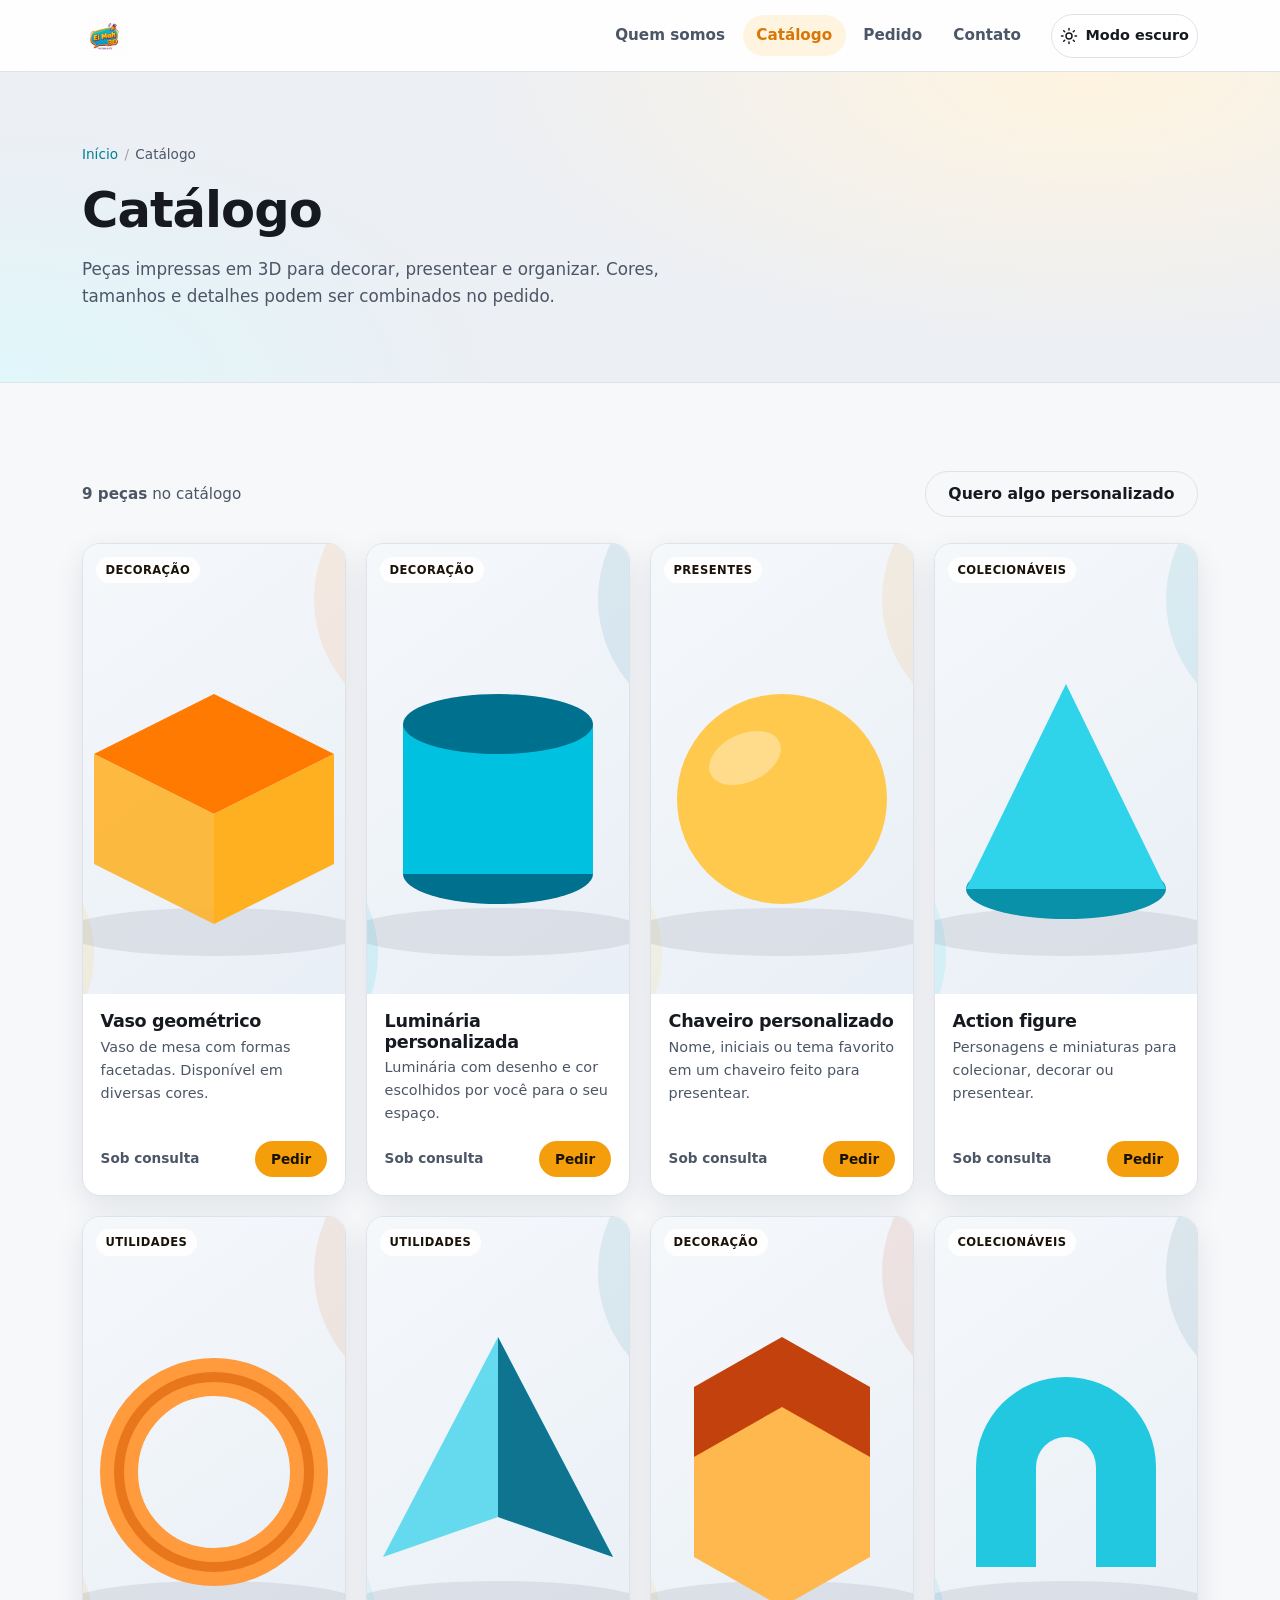
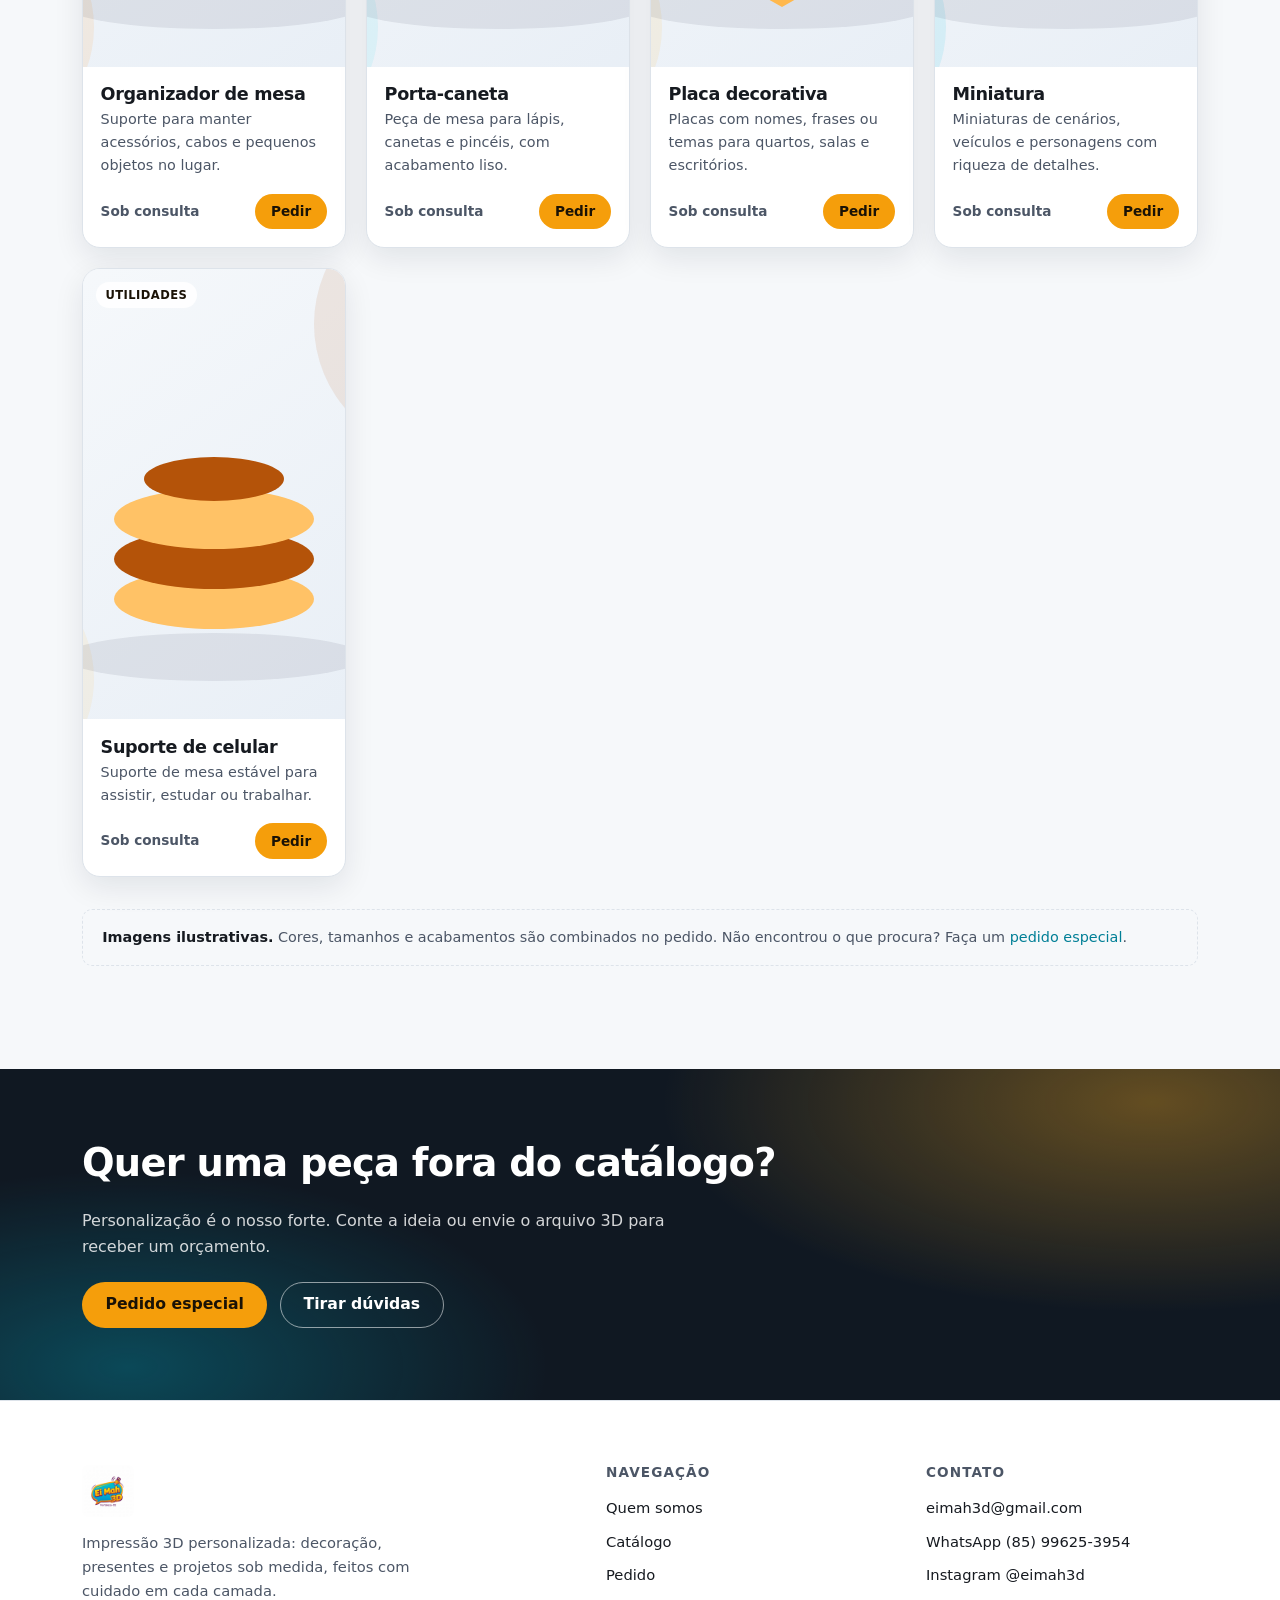
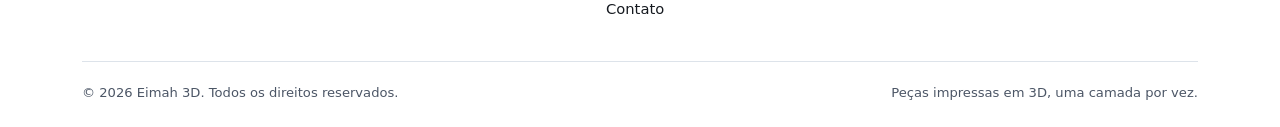
<file: catalogo.html>
<!DOCTYPE html>
<html lang="pt-BR" data-theme="light">
<head>
  <meta charset="UTF-8">
  <meta name="viewport" content="width=device-width, initial-scale=1">
  <title>Catálogo — Eimah 3D</title>
  <meta name="description" content="Catálogo de peças impressas em 3D pela Eimah 3D: decoração, presentes, colecionáveis e utilidades personalizáveis.">
  <link rel="icon" href="assets/logo.jpg" type="image/jpeg">
  <link rel="stylesheet" href="css/styles.css">
  <script>
    (function () {
      var saved = null;
      try { saved = localStorage.getItem('eimah-theme'); } catch (error) {}
      var prefersDark = window.matchMedia && window.matchMedia('(prefers-color-scheme: dark)').matches;
      document.documentElement.setAttribute('data-theme', saved || (prefersDark ? 'dark' : 'light'));
    })();
  </script>
</head>
<body>
  <a class="skip-link" href="#conteudo">Pular para o conteúdo</a>

  <header class="site-header">
    <div class="container header-inner">
      <a class="brand" href="index.html" aria-label="Eimah 3D — página inicial">
        <img src="assets/logo.jpg" alt="Logomarca Eimah 3D" width="46" height="46">
      </a>

      <nav class="site-nav" id="menu-principal" data-nav aria-label="Menu principal">
        <ul>
          <li><a href="quem-somos.html">Quem somos</a></li>
          <li><a href="catalogo.html" aria-current="page">Catálogo</a></li>
          <li><a href="pedido.html">Pedido</a></li>
          <li><a href="contato.html">Contato</a></li>
        </ul>
      </nav>

      <button class="theme-toggle" type="button" data-theme-toggle aria-pressed="false" aria-label="Ativar modo escuro" title="Ativar modo escuro">
        <svg class="icon-sun" width="18" height="18" viewBox="0 0 24 24" fill="none" stroke="currentColor" stroke-width="2" stroke-linecap="round" aria-hidden="true">
          <circle cx="12" cy="12" r="4"></circle>
          <path d="M12 2v2M12 20v2M4.9 4.9l1.4 1.4M17.7 17.7l1.4 1.4M2 12h2M20 12h2M4.9 19.1l1.4-1.4M17.7 6.3l1.4-1.4"></path>
        </svg>
        <svg class="icon-moon" width="18" height="18" viewBox="0 0 24 24" fill="none" stroke="currentColor" stroke-width="2" stroke-linecap="round" stroke-linejoin="round" aria-hidden="true">
          <path d="M21 12.8A9 9 0 1 1 11.2 3a7 7 0 0 0 9.8 9.8z"></path>
        </svg>
        <span class="theme-label" data-theme-label>Modo escuro</span>
      </button>

      <button class="nav-toggle" type="button" data-nav-toggle aria-expanded="false" aria-controls="menu-principal" aria-label="Abrir menu">
        <span class="bar"></span>
        <span class="bar"></span>
        <span class="bar"></span>
      </button>
    </div>
  </header>

  <main id="conteudo">
    <section class="page-hero">
      <div class="container">
        <nav class="breadcrumb" aria-label="Você está aqui">
          <ol>
            <li><a href="index.html">Início</a></li>
            <li aria-current="page">Catálogo</li>
          </ol>
        </nav>
        <h1>Catálogo</h1>
        <p>Peças impressas em 3D para decorar, presentear e organizar. Cores, tamanhos e detalhes podem ser combinados no pedido.</p>
      </div>
    </section>

    <section class="section">
      <div class="container">
        <!-- Catálogo provisório: substituir nomes, descrições e imagens pelos
             produtos reais publicados em https://www.instagram.com/eimah3d -->
        <div class="catalog-toolbar">
          <p class="catalog-count"><strong>9 peças</strong> no catálogo</p>
          <a class="btn btn--outline" href="pedido.html">Quero algo personalizado</a>
        </div>

        <div class="product-grid">
          <article class="product-card">
            <div class="product-media">
              <span class="product-tag">Decoração</span>
              <img src="assets/img/produto-1.svg" alt="Vaso geométrico impresso em 3D" width="600" height="450" loading="lazy">
            </div>
            <div class="product-body">
              <h2>Vaso geométrico</h2>
              <p class="product-desc">Vaso de mesa com formas facetadas. Disponível em diversas cores.</p>
              <div class="product-footer">
                <span class="product-price">Sob consulta</span>
                <a class="btn btn--primary" href="https://wa.me/5585996253954?text=Ol%C3%A1%21%20Tenho%20interesse%20no%20produto%3A%20Vaso%20geom%C3%A9trico" target="_blank" rel="noopener noreferrer">Pedir</a>
              </div>
            </div>
          </article>

          <article class="product-card">
            <div class="product-media">
              <span class="product-tag">Decoração</span>
              <img src="assets/img/produto-2.svg" alt="Luminária personalizada impressa em 3D" width="600" height="450" loading="lazy">
            </div>
            <div class="product-body">
              <h2>Luminária personalizada</h2>
              <p class="product-desc">Luminária com desenho e cor escolhidos por você para o seu espaço.</p>
              <div class="product-footer">
                <span class="product-price">Sob consulta</span>
                <a class="btn btn--primary" href="https://wa.me/5585996253954?text=Ol%C3%A1%21%20Tenho%20interesse%20no%20produto%3A%20Lumin%C3%A1ria%20personalizada" target="_blank" rel="noopener noreferrer">Pedir</a>
              </div>
            </div>
          </article>

          <article class="product-card">
            <div class="product-media">
              <span class="product-tag">Presentes</span>
              <img src="assets/img/produto-3.svg" alt="Chaveiro personalizado impresso em 3D" width="600" height="450" loading="lazy">
            </div>
            <div class="product-body">
              <h2>Chaveiro personalizado</h2>
              <p class="product-desc">Nome, iniciais ou tema favorito em um chaveiro feito para presentear.</p>
              <div class="product-footer">
                <span class="product-price">Sob consulta</span>
                <a class="btn btn--primary" href="https://wa.me/5585996253954?text=Ol%C3%A1%21%20Tenho%20interesse%20no%20produto%3A%20Chaveiro%20personalizado" target="_blank" rel="noopener noreferrer">Pedir</a>
              </div>
            </div>
          </article>

          <article class="product-card">
            <div class="product-media">
              <span class="product-tag">Colecionáveis</span>
              <img src="assets/img/produto-4.svg" alt="Action figure impressa em 3D" width="600" height="450" loading="lazy">
            </div>
            <div class="product-body">
              <h2>Action figure</h2>
              <p class="product-desc">Personagens e miniaturas para colecionar, decorar ou presentear.</p>
              <div class="product-footer">
                <span class="product-price">Sob consulta</span>
                <a class="btn btn--primary" href="https://wa.me/5585996253954?text=Ol%C3%A1%21%20Tenho%20interesse%20no%20produto%3A%20Action%20figure" target="_blank" rel="noopener noreferrer">Pedir</a>
              </div>
            </div>
          </article>

          <article class="product-card">
            <div class="product-media">
              <span class="product-tag">Utilidades</span>
              <img src="assets/img/produto-5.svg" alt="Organizador de mesa impresso em 3D" width="600" height="450" loading="lazy">
            </div>
            <div class="product-body">
              <h2>Organizador de mesa</h2>
              <p class="product-desc">Suporte para manter acessórios, cabos e pequenos objetos no lugar.</p>
              <div class="product-footer">
                <span class="product-price">Sob consulta</span>
                <a class="btn btn--primary" href="https://wa.me/5585996253954?text=Ol%C3%A1%21%20Tenho%20interesse%20no%20produto%3A%20Organizador%20de%20mesa" target="_blank" rel="noopener noreferrer">Pedir</a>
              </div>
            </div>
          </article>

          <article class="product-card">
            <div class="product-media">
              <span class="product-tag">Utilidades</span>
              <img src="assets/img/produto-6.svg" alt="Porta-caneta impresso em 3D" width="600" height="450" loading="lazy">
            </div>
            <div class="product-body">
              <h2>Porta-caneta</h2>
              <p class="product-desc">Peça de mesa para lápis, canetas e pincéis, com acabamento liso.</p>
              <div class="product-footer">
                <span class="product-price">Sob consulta</span>
                <a class="btn btn--primary" href="https://wa.me/5585996253954?text=Ol%C3%A1%21%20Tenho%20interesse%20no%20produto%3A%20Porta-caneta" target="_blank" rel="noopener noreferrer">Pedir</a>
              </div>
            </div>
          </article>

          <article class="product-card">
            <div class="product-media">
              <span class="product-tag">Decoração</span>
              <img src="assets/img/produto-7.svg" alt="Placa decorativa impressa em 3D" width="600" height="450" loading="lazy">
            </div>
            <div class="product-body">
              <h2>Placa decorativa</h2>
              <p class="product-desc">Placas com nomes, frases ou temas para quartos, salas e escritórios.</p>
              <div class="product-footer">
                <span class="product-price">Sob consulta</span>
                <a class="btn btn--primary" href="https://wa.me/5585996253954?text=Ol%C3%A1%21%20Tenho%20interesse%20no%20produto%3A%20Placa%20decorativa" target="_blank" rel="noopener noreferrer">Pedir</a>
              </div>
            </div>
          </article>

          <article class="product-card">
            <div class="product-media">
              <span class="product-tag">Colecionáveis</span>
              <img src="assets/img/produto-8.svg" alt="Miniatura impressa em 3D" width="600" height="450" loading="lazy">
            </div>
            <div class="product-body">
              <h2>Miniatura</h2>
              <p class="product-desc">Miniaturas de cenários, veículos e personagens com riqueza de detalhes.</p>
              <div class="product-footer">
                <span class="product-price">Sob consulta</span>
                <a class="btn btn--primary" href="https://wa.me/5585996253954?text=Ol%C3%A1%21%20Tenho%20interesse%20no%20produto%3A%20Miniatura" target="_blank" rel="noopener noreferrer">Pedir</a>
              </div>
            </div>
          </article>

          <article class="product-card">
            <div class="product-media">
              <span class="product-tag">Utilidades</span>
              <img src="assets/img/produto-9.svg" alt="Suporte de celular impresso em 3D" width="600" height="450" loading="lazy">
            </div>
            <div class="product-body">
              <h2>Suporte de celular</h2>
              <p class="product-desc">Suporte de mesa estável para assistir, estudar ou trabalhar.</p>
              <div class="product-footer">
                <span class="product-price">Sob consulta</span>
                <a class="btn btn--primary" href="https://wa.me/5585996253954?text=Ol%C3%A1%21%20Tenho%20interesse%20no%20produto%3A%20Suporte%20de%20celular" target="_blank" rel="noopener noreferrer">Pedir</a>
              </div>
            </div>
          </article>
        </div>

        <p class="catalog-note">
          <strong>Imagens ilustrativas.</strong> Cores, tamanhos e acabamentos são combinados no pedido. Não encontrou o que procura? Faça um <a href="pedido.html">pedido especial</a>.
        </p>
      </div>
    </section>

    <section class="cta-band" aria-labelledby="cta-titulo">
      <div class="container">
        <h2 id="cta-titulo">Quer uma peça fora do catálogo?</h2>
        <p>Personalização é o nosso forte. Conte a ideia ou envie o arquivo 3D para receber um orçamento.</p>
        <div class="cta-actions">
          <a class="btn btn--primary" href="pedido.html">Pedido especial</a>
          <a class="btn btn--ghost-light" href="contato.html">Tirar dúvidas</a>
        </div>
      </div>
    </section>
  </main>

  <footer class="site-footer">
    <div class="container">
      <div class="footer-grid">
        <div class="footer-brand">
          <img src="assets/logo.jpg" alt="Logomarca Eimah 3D" width="52" height="52">
          <p>Impressão 3D personalizada: decoração, presentes e projetos sob medida, feitos com cuidado em cada camada.</p>
        </div>

        <div class="footer-col">
          <h3>Navegação</h3>
          <ul>
            <li><a href="quem-somos.html">Quem somos</a></li>
            <li><a href="catalogo.html">Catálogo</a></li>
            <li><a href="pedido.html">Pedido</a></li>
            <li><a href="contato.html">Contato</a></li>
          </ul>
        </div>

        <div class="footer-col">
          <h3>Contato</h3>
          <ul>
            <li><a href="mailto:eimah3d@gmail.com">eimah3d@gmail.com</a></li>
            <li><a href="https://wa.me/5585996253954" target="_blank" rel="noopener noreferrer">WhatsApp (85) 99625-3954</a></li>
            <li><a href="https://www.instagram.com/eimah3d" target="_blank" rel="noopener noreferrer">Instagram @eimah3d</a></li>
          </ul>
        </div>
      </div>

      <div class="footer-bottom">
        <p>© <span data-year>2026</span> Eimah 3D. Todos os direitos reservados.</p>
        <p>Peças impressas em 3D, uma camada por vez.</p>
      </div>
    </div>
  </footer>

  <script src="js/main.js" defer></script>
</body>
</html>
</file>
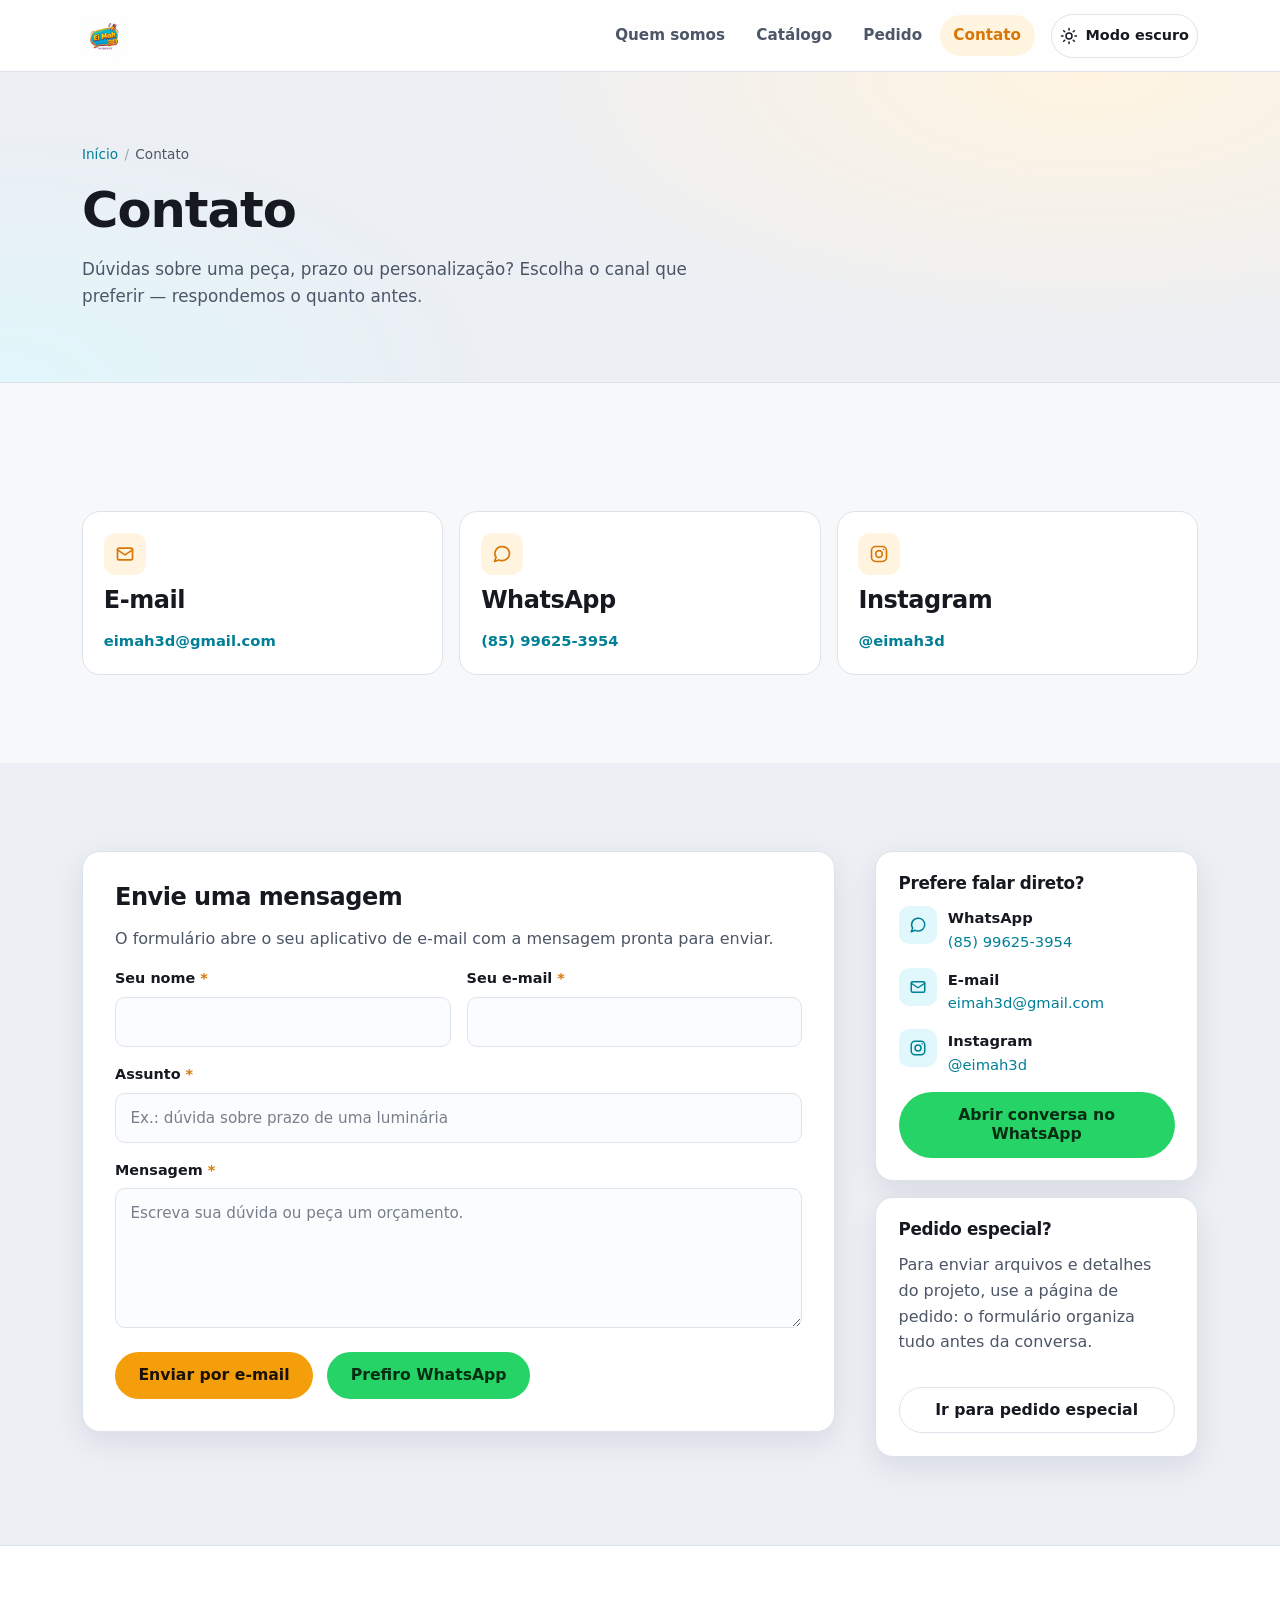
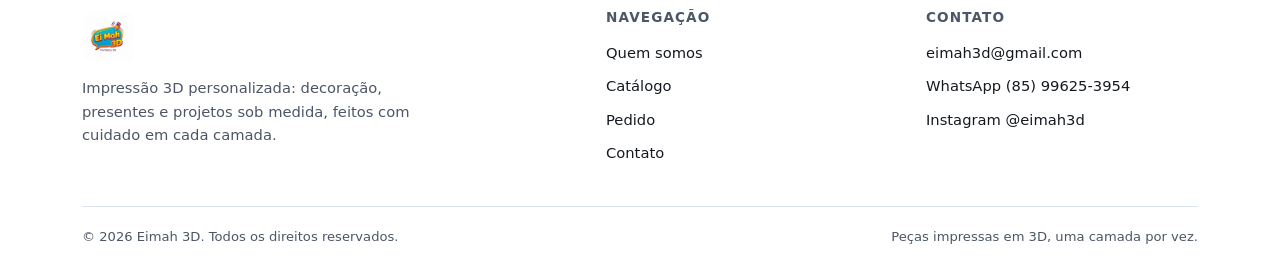
<file: contato.html>
<!DOCTYPE html>
<html lang="pt-BR" data-theme="light">
<head>
  <meta charset="UTF-8">
  <meta name="viewport" content="width=device-width, initial-scale=1">
  <title>Contato — Eimah 3D</title>
  <meta name="description" content="Fale com a Eimah 3D por e-mail, WhatsApp ou Instagram. Tire dúvidas sobre peças, prazos e pedidos personalizados.">
  <link rel="icon" href="assets/logo.jpg" type="image/jpeg">
  <link rel="stylesheet" href="css/styles.css">
  <script>
    (function () {
      var saved = null;
      try { saved = localStorage.getItem('eimah-theme'); } catch (error) {}
      var prefersDark = window.matchMedia && window.matchMedia('(prefers-color-scheme: dark)').matches;
      document.documentElement.setAttribute('data-theme', saved || (prefersDark ? 'dark' : 'light'));
    })();
  </script>
</head>
<body>
  <a class="skip-link" href="#conteudo">Pular para o conteúdo</a>

  <header class="site-header">
    <div class="container header-inner">
      <a class="brand" href="index.html" aria-label="Eimah 3D — página inicial">
        <img src="assets/logo.jpg" alt="Logomarca Eimah 3D" width="46" height="46">
      </a>

      <nav class="site-nav" id="menu-principal" data-nav aria-label="Menu principal">
        <ul>
          <li><a href="quem-somos.html">Quem somos</a></li>
          <li><a href="catalogo.html">Catálogo</a></li>
          <li><a href="pedido.html">Pedido</a></li>
          <li><a href="contato.html" aria-current="page">Contato</a></li>
        </ul>
      </nav>

      <button class="theme-toggle" type="button" data-theme-toggle aria-pressed="false" aria-label="Ativar modo escuro" title="Ativar modo escuro">
        <svg class="icon-sun" width="18" height="18" viewBox="0 0 24 24" fill="none" stroke="currentColor" stroke-width="2" stroke-linecap="round" aria-hidden="true">
          <circle cx="12" cy="12" r="4"></circle>
          <path d="M12 2v2M12 20v2M4.9 4.9l1.4 1.4M17.7 17.7l1.4 1.4M2 12h2M20 12h2M4.9 19.1l1.4-1.4M17.7 6.3l1.4-1.4"></path>
        </svg>
        <svg class="icon-moon" width="18" height="18" viewBox="0 0 24 24" fill="none" stroke="currentColor" stroke-width="2" stroke-linecap="round" stroke-linejoin="round" aria-hidden="true">
          <path d="M21 12.8A9 9 0 1 1 11.2 3a7 7 0 0 0 9.8 9.8z"></path>
        </svg>
        <span class="theme-label" data-theme-label>Modo escuro</span>
      </button>

      <button class="nav-toggle" type="button" data-nav-toggle aria-expanded="false" aria-controls="menu-principal" aria-label="Abrir menu">
        <span class="bar"></span>
        <span class="bar"></span>
        <span class="bar"></span>
      </button>
    </div>
  </header>

  <main id="conteudo">
    <section class="page-hero">
      <div class="container">
        <nav class="breadcrumb" aria-label="Você está aqui">
          <ol>
            <li><a href="index.html">Início</a></li>
            <li aria-current="page">Contato</li>
          </ol>
        </nav>
        <h1>Contato</h1>
        <p>Dúvidas sobre uma peça, prazo ou personalização? Escolha o canal que preferir — respondemos o quanto antes.</p>
      </div>
    </section>

    <section class="section">
      <div class="container">
        <div class="contact-list">
          <article class="contact-card">
            <span class="icon-box" aria-hidden="true">
              <svg width="20" height="20" viewBox="0 0 24 24" fill="none" stroke="currentColor" stroke-width="2" stroke-linecap="round" stroke-linejoin="round">
                <rect x="3" y="5" width="18" height="14" rx="2"></rect>
                <path d="M3 7l9 6 9-6"></path>
              </svg>
            </span>
            <h2>E-mail</h2>
            <p><a href="mailto:eimah3d@gmail.com">eimah3d@gmail.com</a></p>
          </article>

          <article class="contact-card">
            <span class="icon-box" aria-hidden="true">
              <svg width="20" height="20" viewBox="0 0 24 24" fill="none" stroke="currentColor" stroke-width="2" stroke-linecap="round" stroke-linejoin="round">
                <path d="M21 11.5a8.4 8.4 0 0 1-9 8.4 9.5 9.5 0 0 1-3.8-.8L3 21l1.9-4.9A8.4 8.4 0 0 1 12 3.1a8.4 8.4 0 0 1 9 8.4z"></path>
              </svg>
            </span>
            <h2>WhatsApp</h2>
            <p><a href="https://wa.me/5585996253954" target="_blank" rel="noopener noreferrer">(85) 99625-3954</a></p>
          </article>

          <article class="contact-card">
            <span class="icon-box" aria-hidden="true">
              <svg width="20" height="20" viewBox="0 0 24 24" fill="none" stroke="currentColor" stroke-width="2" aria-hidden="true">
                <rect x="3" y="3" width="18" height="18" rx="5"></rect>
                <circle cx="12" cy="12" r="4"></circle>
                <circle cx="17.5" cy="6.5" r="1" fill="currentColor" stroke="none"></circle>
              </svg>
            </span>
            <h2>Instagram</h2>
            <p><a href="https://www.instagram.com/eimah3d" target="_blank" rel="noopener noreferrer">@eimah3d</a></p>
          </article>
        </div>
      </div>
    </section>

    <section class="section section--alt">
      <div class="container">
        <div class="form-layout">
          <form class="form-card" data-contact-form novalidate>
            <h2>Envie uma mensagem</h2>
            <p class="muted">O formulário abre o seu aplicativo de e-mail com a mensagem pronta para enviar.</p>

            <div class="form-grid">
              <div class="field">
                <label for="contato-nome">Seu nome <span class="req" aria-hidden="true">*</span></label>
                <input type="text" id="contato-nome" name="nome" autocomplete="name" required>
              </div>

              <div class="field">
                <label for="contato-email">Seu e-mail <span class="req" aria-hidden="true">*</span></label>
                <input type="email" id="contato-email" name="email" autocomplete="email" required>
              </div>

              <div class="field field--full">
                <label for="contato-assunto">Assunto <span class="req" aria-hidden="true">*</span></label>
                <input type="text" id="contato-assunto" name="assunto" required placeholder="Ex.: dúvida sobre prazo de uma luminária">
              </div>

              <div class="field field--full">
                <label for="contato-mensagem">Mensagem <span class="req" aria-hidden="true">*</span></label>
                <textarea id="contato-mensagem" name="mensagem" required placeholder="Escreva sua dúvida ou peça um orçamento."></textarea>
              </div>
            </div>

            <div class="form-actions">
              <button class="btn btn--primary" type="submit">Enviar por e-mail</button>
              <a class="btn btn--whatsapp" href="https://wa.me/5585996253954" target="_blank" rel="noopener noreferrer">Prefiro WhatsApp</a>
            </div>

            <div class="form-status" data-form-status role="status" aria-live="polite"></div>

            <noscript>
              <p class="form-note">Ative o JavaScript ou escreva direto para <a href="mailto:eimah3d@gmail.com">eimah3d@gmail.com</a>.</p>
            </noscript>
          </form>

          <aside aria-label="Outros canais de contato">
            <div class="aside-card">
              <h2>Prefere falar direto?</h2>
              <ul class="aside-list">
                <li>
                  <span class="icon-box" aria-hidden="true">
                    <svg width="18" height="18" viewBox="0 0 24 24" fill="none" stroke="currentColor" stroke-width="2" stroke-linecap="round" stroke-linejoin="round">
                      <path d="M21 11.5a8.4 8.4 0 0 1-9 8.4 9.5 9.5 0 0 1-3.8-.8L3 21l1.9-4.9A8.4 8.4 0 0 1 12 3.1a8.4 8.4 0 0 1 9 8.4z"></path>
                    </svg>
                  </span>
                  <span><strong>WhatsApp</strong><a href="https://wa.me/5585996253954" target="_blank" rel="noopener noreferrer">(85) 99625-3954</a></span>
                </li>
                <li>
                  <span class="icon-box" aria-hidden="true">
                    <svg width="18" height="18" viewBox="0 0 24 24" fill="none" stroke="currentColor" stroke-width="2" stroke-linecap="round" stroke-linejoin="round">
                      <rect x="3" y="5" width="18" height="14" rx="2"></rect>
                      <path d="M3 7l9 6 9-6"></path>
                    </svg>
                  </span>
                  <span><strong>E-mail</strong><a href="mailto:eimah3d@gmail.com">eimah3d@gmail.com</a></span>
                </li>
                <li>
                  <span class="icon-box" aria-hidden="true">
                    <svg width="18" height="18" viewBox="0 0 24 24" fill="none" stroke="currentColor" stroke-width="2" aria-hidden="true">
                      <rect x="3" y="3" width="18" height="18" rx="5"></rect>
                      <circle cx="12" cy="12" r="4"></circle>
                      <circle cx="17.5" cy="6.5" r="1" fill="currentColor" stroke="none"></circle>
                    </svg>
                  </span>
                  <span><strong>Instagram</strong><a href="https://www.instagram.com/eimah3d" target="_blank" rel="noopener noreferrer">@eimah3d</a></span>
                </li>
              </ul>
              <a class="btn btn--whatsapp btn--block" href="https://wa.me/5585996253954" target="_blank" rel="noopener noreferrer">Abrir conversa no WhatsApp</a>
            </div>

            <div class="aside-card">
              <h3>Pedido especial?</h3>
              <p class="muted">Para enviar arquivos e detalhes do projeto, use a página de pedido: o formulário organiza tudo antes da conversa.</p>
              <a class="btn btn--outline btn--block" href="pedido.html">Ir para pedido especial</a>
            </div>
          </aside>
        </div>
      </div>
    </section>
  </main>

  <footer class="site-footer">
    <div class="container">
      <div class="footer-grid">
        <div class="footer-brand">
          <img src="assets/logo.jpg" alt="Logomarca Eimah 3D" width="52" height="52">
          <p>Impressão 3D personalizada: decoração, presentes e projetos sob medida, feitos com cuidado em cada camada.</p>
        </div>

        <div class="footer-col">
          <h3>Navegação</h3>
          <ul>
            <li><a href="quem-somos.html">Quem somos</a></li>
            <li><a href="catalogo.html">Catálogo</a></li>
            <li><a href="pedido.html">Pedido</a></li>
            <li><a href="contato.html">Contato</a></li>
          </ul>
        </div>

        <div class="footer-col">
          <h3>Contato</h3>
          <ul>
            <li><a href="mailto:eimah3d@gmail.com">eimah3d@gmail.com</a></li>
            <li><a href="https://wa.me/5585996253954" target="_blank" rel="noopener noreferrer">WhatsApp (85) 99625-3954</a></li>
            <li><a href="https://www.instagram.com/eimah3d" target="_blank" rel="noopener noreferrer">Instagram @eimah3d</a></li>
          </ul>
        </div>
      </div>

      <div class="footer-bottom">
        <p>© <span data-year>2026</span> Eimah 3D. Todos os direitos reservados.</p>
        <p>Peças impressas em 3D, uma camada por vez.</p>
      </div>
    </div>
  </footer>

  <script src="js/main.js" defer></script>
</body>
</html>
</file>
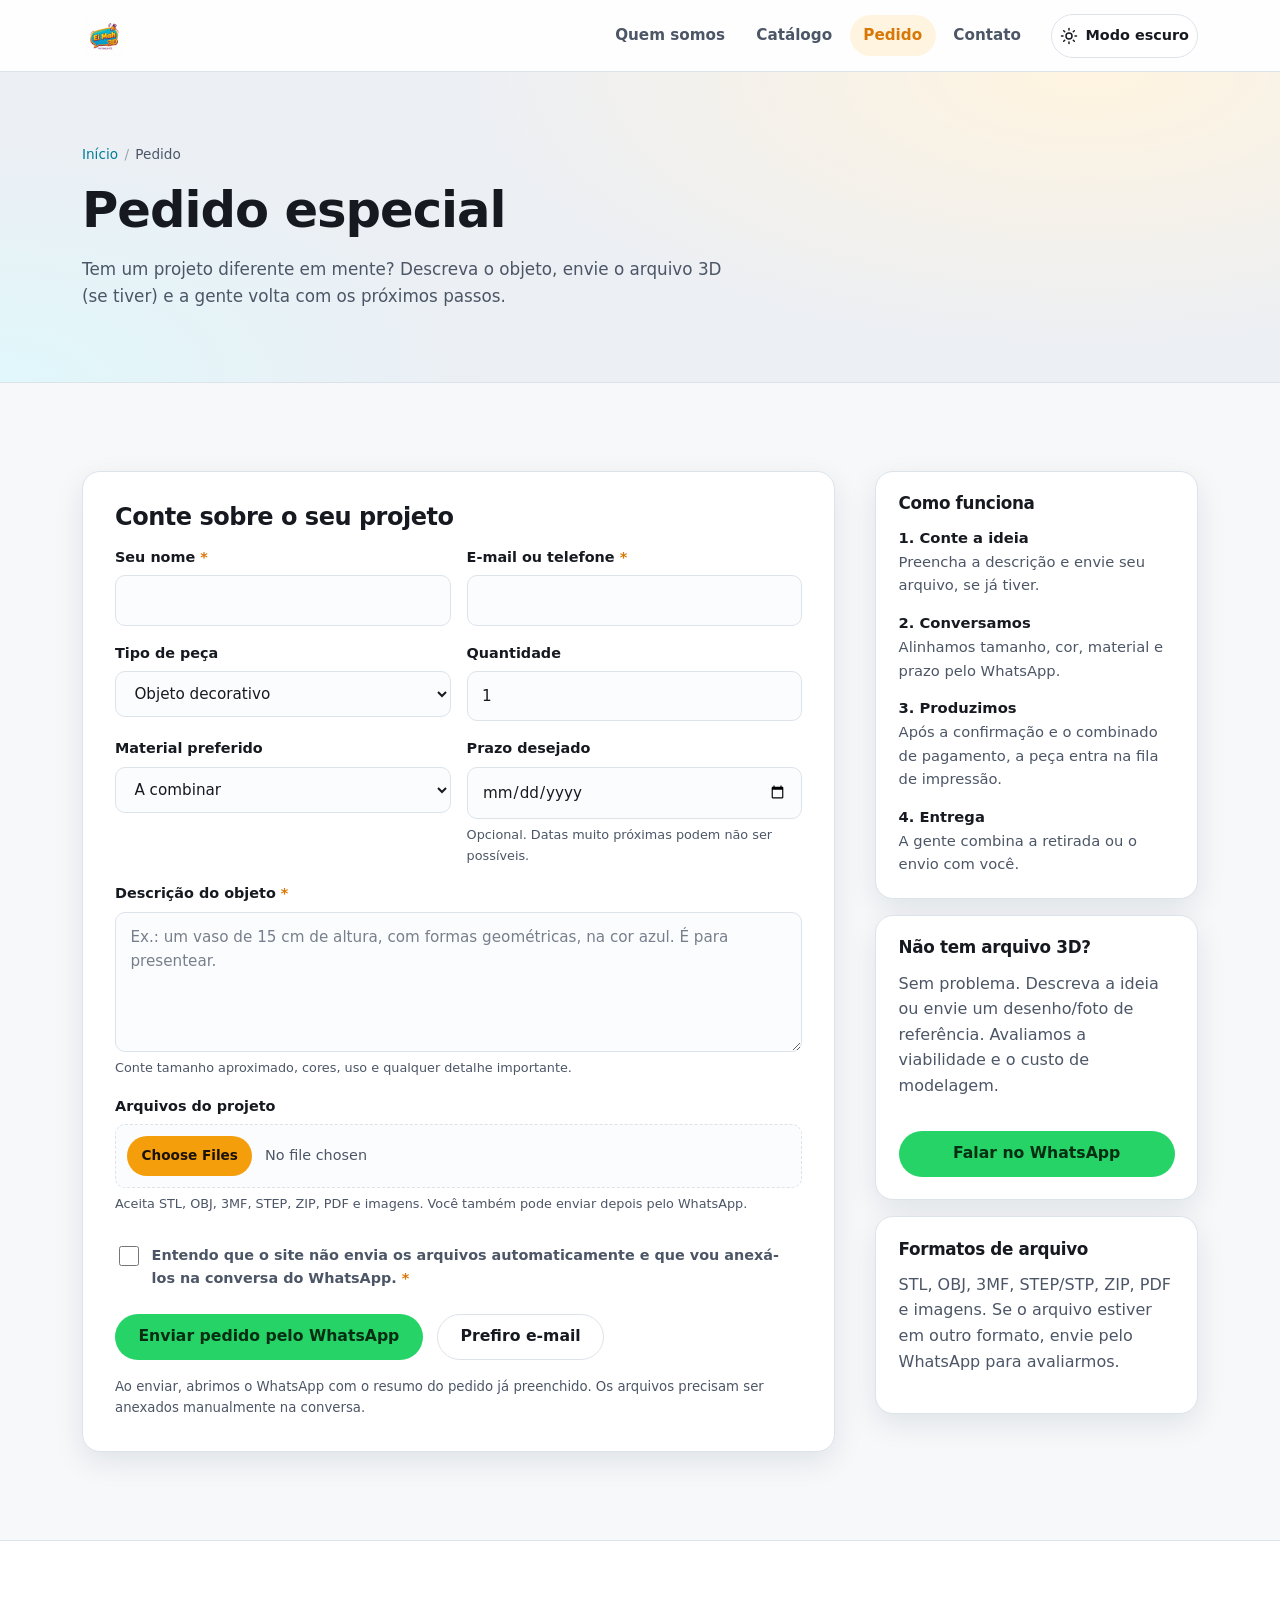
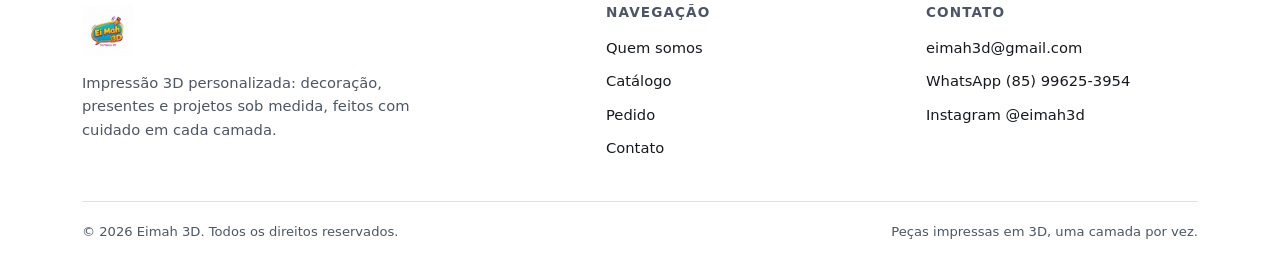
<file: pedido.html>
<!DOCTYPE html>
<html lang="pt-BR" data-theme="light">
<head>
  <meta charset="UTF-8">
  <meta name="viewport" content="width=device-width, initial-scale=1">
  <title>Pedido especial — Eimah 3D</title>
  <meta name="description" content="Peça um projeto especial em impressão 3D: envie seu arquivo e descreva o objeto que você quer criar.">
  <link rel="icon" href="assets/logo.jpg" type="image/jpeg">
  <link rel="stylesheet" href="css/styles.css">
  <script>
    (function () {
      var saved = null;
      try { saved = localStorage.getItem('eimah-theme'); } catch (error) {}
      var prefersDark = window.matchMedia && window.matchMedia('(prefers-color-scheme: dark)').matches;
      document.documentElement.setAttribute('data-theme', saved || (prefersDark ? 'dark' : 'light'));
    })();
  </script>
</head>
<body>
  <a class="skip-link" href="#conteudo">Pular para o conteúdo</a>

  <header class="site-header">
    <div class="container header-inner">
      <a class="brand" href="index.html" aria-label="Eimah 3D — página inicial">
        <img src="assets/logo.jpg" alt="Logomarca Eimah 3D" width="46" height="46">
      </a>

      <nav class="site-nav" id="menu-principal" data-nav aria-label="Menu principal">
        <ul>
          <li><a href="quem-somos.html">Quem somos</a></li>
          <li><a href="catalogo.html">Catálogo</a></li>
          <li><a href="pedido.html" aria-current="page">Pedido</a></li>
          <li><a href="contato.html">Contato</a></li>
        </ul>
      </nav>

      <button class="theme-toggle" type="button" data-theme-toggle aria-pressed="false" aria-label="Ativar modo escuro" title="Ativar modo escuro">
        <svg class="icon-sun" width="18" height="18" viewBox="0 0 24 24" fill="none" stroke="currentColor" stroke-width="2" stroke-linecap="round" aria-hidden="true">
          <circle cx="12" cy="12" r="4"></circle>
          <path d="M12 2v2M12 20v2M4.9 4.9l1.4 1.4M17.7 17.7l1.4 1.4M2 12h2M20 12h2M4.9 19.1l1.4-1.4M17.7 6.3l1.4-1.4"></path>
        </svg>
        <svg class="icon-moon" width="18" height="18" viewBox="0 0 24 24" fill="none" stroke="currentColor" stroke-width="2" stroke-linecap="round" stroke-linejoin="round" aria-hidden="true">
          <path d="M21 12.8A9 9 0 1 1 11.2 3a7 7 0 0 0 9.8 9.8z"></path>
        </svg>
        <span class="theme-label" data-theme-label>Modo escuro</span>
      </button>

      <button class="nav-toggle" type="button" data-nav-toggle aria-expanded="false" aria-controls="menu-principal" aria-label="Abrir menu">
        <span class="bar"></span>
        <span class="bar"></span>
        <span class="bar"></span>
      </button>
    </div>
  </header>

  <main id="conteudo">
    <section class="page-hero">
      <div class="container">
        <nav class="breadcrumb" aria-label="Você está aqui">
          <ol>
            <li><a href="index.html">Início</a></li>
            <li aria-current="page">Pedido</li>
          </ol>
        </nav>
        <h1>Pedido especial</h1>
        <p>Tem um projeto diferente em mente? Descreva o objeto, envie o arquivo 3D (se tiver) e a gente volta com os próximos passos.</p>
      </div>
    </section>

    <section class="section">
      <div class="container">
        <div class="form-layout">
          <form class="form-card" data-order-form novalidate>
            <h2>Conte sobre o seu projeto</h2>

            <div class="form-grid">
              <div class="field">
                <label for="pedido-nome">Seu nome <span class="req" aria-hidden="true">*</span></label>
                <input type="text" id="pedido-nome" name="nome" autocomplete="name" required>
              </div>

              <div class="field">
                <label for="pedido-contato">E-mail ou telefone <span class="req" aria-hidden="true">*</span></label>
                <input type="text" id="pedido-contato" name="contato" autocomplete="email" required>
              </div>

              <div class="field">
                <label for="pedido-tipo">Tipo de peça</label>
                <select id="pedido-tipo" name="tipo">
                  <option>Objeto decorativo</option>
                  <option>Luminária</option>
                  <option>Action figure / miniatura</option>
                  <option>Peça funcional</option>
                  <option>Protótipo</option>
                  <option>Outro</option>
                </select>
              </div>

              <div class="field">
                <label for="pedido-quantidade">Quantidade</label>
                <input type="number" id="pedido-quantidade" name="quantidade" min="1" value="1" inputmode="numeric">
              </div>

              <div class="field">
                <label for="pedido-material">Material preferido</label>
                <select id="pedido-material" name="material">
                  <option>A combinar</option>
                  <option>PLA</option>
                  <option>PETG</option>
                  <option>Resina</option>
                </select>
              </div>

              <div class="field">
                <label for="pedido-prazo">Prazo desejado</label>
                <input type="date" id="pedido-prazo" name="prazo">
                <span class="hint">Opcional. Datas muito próximas podem não ser possíveis.</span>
              </div>

              <div class="field field--full">
                <label for="pedido-descricao">Descrição do objeto <span class="req" aria-hidden="true">*</span></label>
                <textarea id="pedido-descricao" name="descricao" required placeholder="Ex.: um vaso de 15 cm de altura, com formas geométricas, na cor azul. É para presentear."></textarea>
                <span class="hint">Conte tamanho aproximado, cores, uso e qualquer detalhe importante.</span>
              </div>

              <div class="field field--full">
                <label for="pedido-arquivo">Arquivos do projeto</label>
                <input type="file" id="pedido-arquivo" name="arquivos" data-file-input multiple accept=".stl,.obj,.3mf,.step,.stp,.zip,.pdf,.png,.jpg,.jpeg">
                <span class="hint">Aceita STL, OBJ, 3MF, STEP, ZIP, PDF e imagens. Você também pode enviar depois pelo WhatsApp.</span>
                <ul class="file-list" data-file-list aria-live="polite"></ul>
              </div>

              <div class="field field--full">
                <label class="checkbox">
                  <input type="checkbox" name="autorizacao" required>
                  <span>Entendo que o site não envia os arquivos automaticamente e que vou anexá-los na conversa do WhatsApp. <span class="req" aria-hidden="true">*</span></span>
                </label>
              </div>
            </div>

            <div class="form-actions">
              <button class="btn btn--whatsapp" type="submit">Enviar pedido pelo WhatsApp</button>
              <a class="btn btn--outline" href="mailto:eimah3d@gmail.com">Prefiro e-mail</a>
            </div>

            <p class="form-note">Ao enviar, abrimos o WhatsApp com o resumo do pedido já preenchido. Os arquivos precisam ser anexados manualmente na conversa.</p>

            <div class="form-status" data-form-status role="status" aria-live="polite"></div>

            <noscript>
              <p class="form-note">Ative o JavaScript ou fale direto pelo WhatsApp: (85) 99625-3954.</p>
            </noscript>
          </form>

          <aside aria-label="Como funciona o pedido">
            <div class="aside-card">
              <h2>Como funciona</h2>
              <ol class="aside-list">
                <li><span><strong>1. Conte a ideia</strong>Preencha a descrição e envie seu arquivo, se já tiver.</span></li>
                <li><span><strong>2. Conversamos</strong>Alinhamos tamanho, cor, material e prazo pelo WhatsApp.</span></li>
                <li><span><strong>3. Produzimos</strong>Após a confirmação e o combinado de pagamento, a peça entra na fila de impressão.</span></li>
                <li><span><strong>4. Entrega</strong>A gente combina a retirada ou o envio com você.</span></li>
              </ol>
            </div>

            <div class="aside-card">
              <h3>Não tem arquivo 3D?</h3>
              <p class="muted">Sem problema. Descreva a ideia ou envie um desenho/foto de referência. Avaliamos a viabilidade e o custo de modelagem.</p>
              <a class="btn btn--whatsapp btn--block" href="https://wa.me/5585996253954" target="_blank" rel="noopener noreferrer">Falar no WhatsApp</a>
            </div>

            <div class="aside-card">
              <h3>Formatos de arquivo</h3>
              <p class="muted">STL, OBJ, 3MF, STEP/STP, ZIP, PDF e imagens. Se o arquivo estiver em outro formato, envie pelo WhatsApp para avaliarmos.</p>
            </div>
          </aside>
        </div>
      </div>
    </section>
  </main>

  <footer class="site-footer">
    <div class="container">
      <div class="footer-grid">
        <div class="footer-brand">
          <img src="assets/logo.jpg" alt="Logomarca Eimah 3D" width="52" height="52">
          <p>Impressão 3D personalizada: decoração, presentes e projetos sob medida, feitos com cuidado em cada camada.</p>
        </div>

        <div class="footer-col">
          <h3>Navegação</h3>
          <ul>
            <li><a href="quem-somos.html">Quem somos</a></li>
            <li><a href="catalogo.html">Catálogo</a></li>
            <li><a href="pedido.html">Pedido</a></li>
            <li><a href="contato.html">Contato</a></li>
          </ul>
        </div>

        <div class="footer-col">
          <h3>Contato</h3>
          <ul>
            <li><a href="mailto:eimah3d@gmail.com">eimah3d@gmail.com</a></li>
            <li><a href="https://wa.me/5585996253954" target="_blank" rel="noopener noreferrer">WhatsApp (85) 99625-3954</a></li>
            <li><a href="https://www.instagram.com/eimah3d" target="_blank" rel="noopener noreferrer">Instagram @eimah3d</a></li>
          </ul>
        </div>
      </div>

      <div class="footer-bottom">
        <p>© <span data-year>2026</span> Eimah 3D. Todos os direitos reservados.</p>
        <p>Peças impressas em 3D, uma camada por vez.</p>
      </div>
    </div>
  </footer>

  <script src="js/main.js" defer></script>
</body>
</html>
</file>
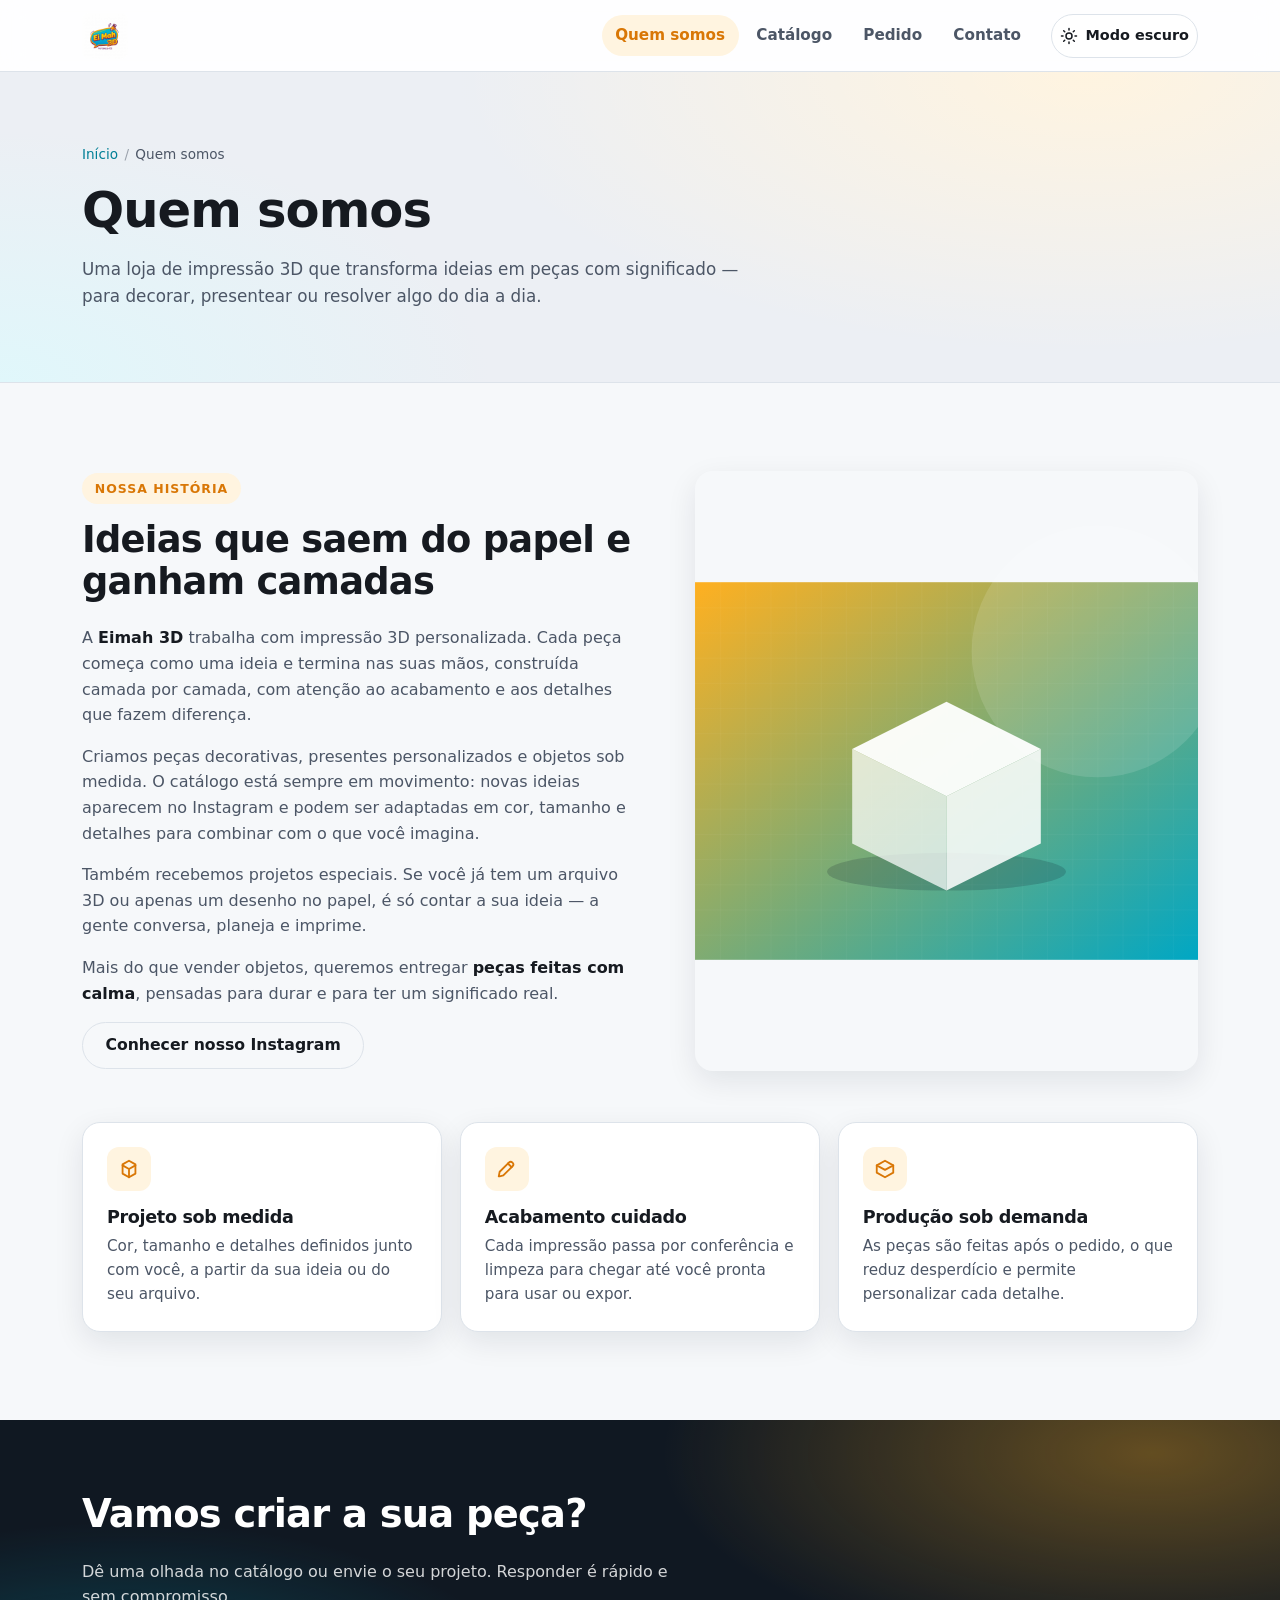
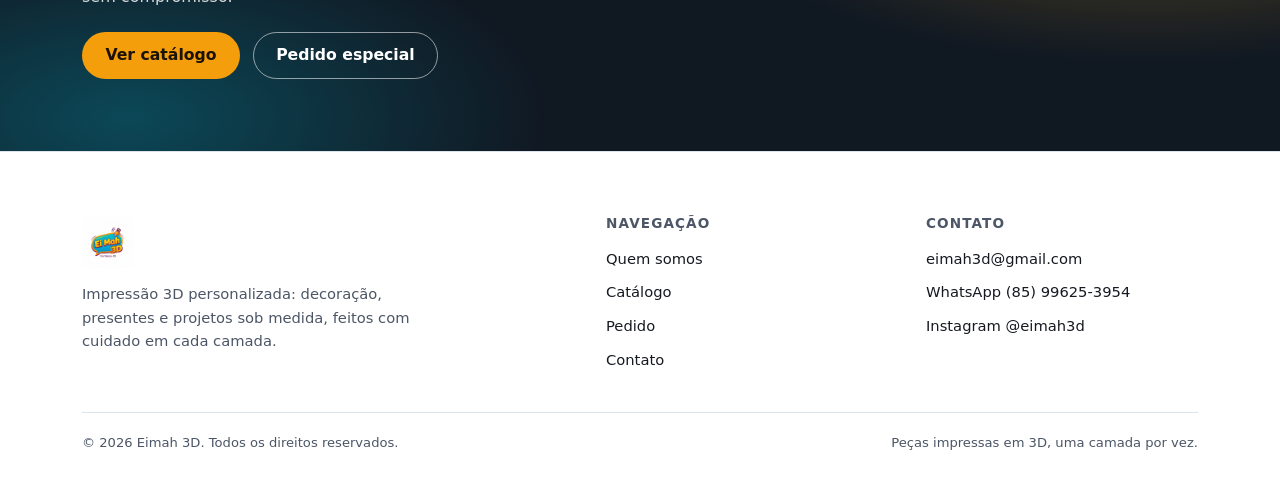
<file: quem-somos.html>
<!DOCTYPE html>
<html lang="pt-BR" data-theme="light">
<head>
  <meta charset="UTF-8">
  <meta name="viewport" content="width=device-width, initial-scale=1">
  <title>Quem somos — Eimah 3D</title>
  <meta name="description" content="Conheça a Eimah 3D: impressão 3D personalizada para decoração, presentes e projetos sob medida.">
  <link rel="icon" href="assets/logo.jpg" type="image/jpeg">
  <link rel="stylesheet" href="css/styles.css">
  <script>
    (function () {
      var saved = null;
      try { saved = localStorage.getItem('eimah-theme'); } catch (error) {}
      var prefersDark = window.matchMedia && window.matchMedia('(prefers-color-scheme: dark)').matches;
      document.documentElement.setAttribute('data-theme', saved || (prefersDark ? 'dark' : 'light'));
    })();
  </script>
</head>
<body>
  <a class="skip-link" href="#conteudo">Pular para o conteúdo</a>

  <header class="site-header">
    <div class="container header-inner">
      <a class="brand" href="index.html" aria-label="Eimah 3D — página inicial">
        <img src="assets/logo.jpg" alt="Logomarca Eimah 3D" width="46" height="46">
      </a>

      <nav class="site-nav" id="menu-principal" data-nav aria-label="Menu principal">
        <ul>
          <li><a href="quem-somos.html" aria-current="page">Quem somos</a></li>
          <li><a href="catalogo.html">Catálogo</a></li>
          <li><a href="pedido.html">Pedido</a></li>
          <li><a href="contato.html">Contato</a></li>
        </ul>
      </nav>

      <button class="theme-toggle" type="button" data-theme-toggle aria-pressed="false" aria-label="Ativar modo escuro" title="Ativar modo escuro">
        <svg class="icon-sun" width="18" height="18" viewBox="0 0 24 24" fill="none" stroke="currentColor" stroke-width="2" stroke-linecap="round" aria-hidden="true">
          <circle cx="12" cy="12" r="4"></circle>
          <path d="M12 2v2M12 20v2M4.9 4.9l1.4 1.4M17.7 17.7l1.4 1.4M2 12h2M20 12h2M4.9 19.1l1.4-1.4M17.7 6.3l1.4-1.4"></path>
        </svg>
        <svg class="icon-moon" width="18" height="18" viewBox="0 0 24 24" fill="none" stroke="currentColor" stroke-width="2" stroke-linecap="round" stroke-linejoin="round" aria-hidden="true">
          <path d="M21 12.8A9 9 0 1 1 11.2 3a7 7 0 0 0 9.8 9.8z"></path>
        </svg>
        <span class="theme-label" data-theme-label>Modo escuro</span>
      </button>

      <button class="nav-toggle" type="button" data-nav-toggle aria-expanded="false" aria-controls="menu-principal" aria-label="Abrir menu">
        <span class="bar"></span>
        <span class="bar"></span>
        <span class="bar"></span>
      </button>
    </div>
  </header>

  <main id="conteudo">
    <section class="page-hero">
      <div class="container">
        <nav class="breadcrumb" aria-label="Você está aqui">
          <ol>
            <li><a href="index.html">Início</a></li>
            <li aria-current="page">Quem somos</li>
          </ol>
        </nav>
        <h1>Quem somos</h1>
        <p>Uma loja de impressão 3D que transforma ideias em peças com significado — para decorar, presentear ou resolver algo do dia a dia.</p>
      </div>
    </section>

    <section class="section">
      <div class="container">
        <div class="about-grid">
          <!-- Texto provisório: revisar com a bio/descrição reais do Instagram @eimah3d. -->
          <div class="about-copy">
            <span class="eyebrow">Nossa história</span>
            <h2>Ideias que saem do papel e ganham camadas</h2>
            <p>A <strong>Eimah 3D</strong> trabalha com impressão 3D personalizada. Cada peça começa como uma ideia e termina nas suas mãos, construída camada por camada, com atenção ao acabamento e aos detalhes que fazem diferença.</p>
            <p>Criamos peças decorativas, presentes personalizados e objetos sob medida. O catálogo está sempre em movimento: novas ideias aparecem no Instagram e podem ser adaptadas em cor, tamanho e detalhes para combinar com o que você imagina.</p>
            <p>Também recebemos projetos especiais. Se você já tem um arquivo 3D ou apenas um desenho no papel, é só contar a sua ideia — a gente conversa, planeja e imprime.</p>
            <p>Mais do que vender objetos, queremos entregar <strong>peças feitas com calma</strong>, pensadas para durar e para ter um significado real.</p>
            <a class="btn btn--outline" href="https://www.instagram.com/eimah3d" target="_blank" rel="noopener noreferrer">Conhecer nosso Instagram</a>
          </div>
          <div class="about-media">
            <img src="assets/img/sobre.svg" alt="Ilustração geométrica de um cubo em impressão 3D nas cores laranja e azul" width="800" height="600">
          </div>
        </div>

        <div class="value-grid">
          <article class="value-card">
            <span class="value-icon" aria-hidden="true">
              <svg width="22" height="22" viewBox="0 0 24 24" fill="none" stroke="currentColor" stroke-width="2" stroke-linecap="round" stroke-linejoin="round">
                <path d="M12 3l7 4v10l-7 4-7-4V7l7-4z"></path>
                <path d="M12 12l7-4M12 12v9M12 12L5 8"></path>
              </svg>
            </span>
            <h3>Projeto sob medida</h3>
            <p>Cor, tamanho e detalhes definidos junto com você, a partir da sua ideia ou do seu arquivo.</p>
          </article>

          <article class="value-card">
            <span class="value-icon" aria-hidden="true">
              <svg width="22" height="22" viewBox="0 0 24 24" fill="none" stroke="currentColor" stroke-width="2" stroke-linecap="round" stroke-linejoin="round">
                <path d="M4 20l4-1 10-10a2.8 2.8 0 0 0-4-4L4 15l-1 5z"></path>
                <path d="M13 6l4 4"></path>
              </svg>
            </span>
            <h3>Acabamento cuidado</h3>
            <p>Cada impressão passa por conferência e limpeza para chegar até você pronta para usar ou expor.</p>
          </article>

          <article class="value-card">
            <span class="value-icon" aria-hidden="true">
              <svg width="22" height="22" viewBox="0 0 24 24" fill="none" stroke="currentColor" stroke-width="2" stroke-linecap="round" stroke-linejoin="round">
                <path d="M21 8l-9-5-9 5 9 5 9-5z"></path>
                <path d="M3 8v8l9 5 9-5V8"></path>
              </svg>
            </span>
            <h3>Produção sob demanda</h3>
            <p>As peças são feitas após o pedido, o que reduz desperdício e permite personalizar cada detalhe.</p>
          </article>
        </div>
      </div>
    </section>

    <section class="cta-band" aria-labelledby="cta-titulo">
      <div class="container">
        <h2 id="cta-titulo">Vamos criar a sua peça?</h2>
        <p>Dê uma olhada no catálogo ou envie o seu projeto. Responder é rápido e sem compromisso.</p>
        <div class="cta-actions">
          <a class="btn btn--primary" href="catalogo.html">Ver catálogo</a>
          <a class="btn btn--ghost-light" href="pedido.html">Pedido especial</a>
        </div>
      </div>
    </section>
  </main>

  <footer class="site-footer">
    <div class="container">
      <div class="footer-grid">
        <div class="footer-brand">
          <img src="assets/logo.jpg" alt="Logomarca Eimah 3D" width="52" height="52">
          <p>Impressão 3D personalizada: decoração, presentes e projetos sob medida, feitos com cuidado em cada camada.</p>
        </div>

        <div class="footer-col">
          <h3>Navegação</h3>
          <ul>
            <li><a href="quem-somos.html">Quem somos</a></li>
            <li><a href="catalogo.html">Catálogo</a></li>
            <li><a href="pedido.html">Pedido</a></li>
            <li><a href="contato.html">Contato</a></li>
          </ul>
        </div>

        <div class="footer-col">
          <h3>Contato</h3>
          <ul>
            <li><a href="mailto:eimah3d@gmail.com">eimah3d@gmail.com</a></li>
            <li><a href="https://wa.me/5585996253954" target="_blank" rel="noopener noreferrer">WhatsApp (85) 99625-3954</a></li>
            <li><a href="https://www.instagram.com/eimah3d" target="_blank" rel="noopener noreferrer">Instagram @eimah3d</a></li>
          </ul>
        </div>
      </div>

      <div class="footer-bottom">
        <p>© <span data-year>2026</span> Eimah 3D. Todos os direitos reservados.</p>
        <p>Peças impressas em 3D, uma camada por vez.</p>
      </div>
    </div>
  </footer>

  <script src="js/main.js" defer></script>
</body>
</html>
</file>
<file: css/styles.css>
/* ==========================================================================
   Eimah 3D — estilos globais
   Tema claro/escuro via [data-theme] no <html> + tokens semânticos.
   ========================================================================== */

:root {
  color-scheme: light;

  --brand: #f59e0b;
  --brand-strong: #d97706;
  --brand-soft: #fff4e0;
  --brand-contrast: #1a1206;
  --accent: #00b8d4;
  --accent-strong: #007f96;
  --accent-soft: #e0f7fb;

  --bg: #f6f8fa;
  --bg-alt: #eceff4;
  --surface: #ffffff;
  --surface-2: #fbfcfe;
  --text: #161a20;
  --text-soft: #4c5666;
  --border: #dde3ea;
  --overlay: rgba(8, 12, 18, 0.62);
  --shadow: 0 10px 30px rgba(15, 23, 42, 0.09);
  --shadow-lg: 0 24px 60px rgba(15, 23, 42, 0.16);

  --radius: 18px;
  --radius-sm: 10px;
  --radius-pill: 999px;
  --header-h: 72px;
  --max: 1180px;
  --gutter: clamp(1rem, 4vw, 2rem);
  --font: "Segoe UI", system-ui, -apple-system, "Helvetica Neue", Arial, sans-serif;
}

[data-theme="dark"] {
  color-scheme: dark;

  --brand: #ffb020;
  --brand-strong: #ffc94d;
  --brand-soft: #2a2113;
  --brand-contrast: #1a1206;
  --accent: #22c7e0;
  --accent-strong: #57d8ee;
  --accent-soft: #0c2a31;

  --bg: #0c1118;
  --bg-alt: #111823;
  --surface: #151d28;
  --surface-2: #1a2431;
  --text: #e9eef5;
  --text-soft: #a8b4c4;
  --border: #293544;
  --overlay: rgba(3, 6, 10, 0.7);
  --shadow: 0 12px 34px rgba(0, 0, 0, 0.45);
  --shadow-lg: 0 28px 70px rgba(0, 0, 0, 0.55);
}

*,
*::before,
*::after {
  box-sizing: border-box;
}

html {
  scroll-behavior: smooth;
}

body {
  margin: 0;
  font-family: var(--font);
  font-size: 1rem;
  line-height: 1.6;
  color: var(--text);
  background: var(--bg);
  -webkit-font-smoothing: antialiased;
}

img,
svg,
video {
  max-width: 100%;
}

img {
  display: block;
}

a {
  color: var(--accent-strong);
  text-decoration: none;
}

a:hover {
  text-decoration: underline;
}

h1,
h2,
h3,
h4 {
  line-height: 1.15;
  margin: 0 0 0.6em;
  letter-spacing: -0.02em;
}

p {
  margin: 0 0 1em;
}

:focus-visible {
  outline: 3px solid var(--accent);
  outline-offset: 3px;
  border-radius: 4px;
}

.container {
  width: 100%;
  max-width: var(--max);
  margin-inline: auto;
  padding-inline: var(--gutter);
}

.sr-only {
  position: absolute;
  width: 1px;
  height: 1px;
  padding: 0;
  margin: -1px;
  overflow: hidden;
  clip: rect(0 0 0 0);
  white-space: nowrap;
  border: 0;
}

.skip-link {
  position: absolute;
  top: -60px;
  left: 1rem;
  z-index: 200;
  padding: 0.7rem 1.1rem;
  background: var(--brand);
  color: var(--brand-contrast);
  font-weight: 700;
  border-radius: 0 0 var(--radius-sm) var(--radius-sm);
  transition: top 0.2s ease;
}

.skip-link:focus {
  top: 0;
}

/* --------------------------------------------------------------------------
   Header / navegação
   -------------------------------------------------------------------------- */

.site-header {
  position: sticky;
  top: 0;
  z-index: 100;
  height: var(--header-h);
  background: var(--surface);
  border-bottom: 1px solid var(--border);
}

@supports (backdrop-filter: blur(12px)) {
  .site-header {
    background: color-mix(in srgb, var(--surface) 86%, transparent);
    backdrop-filter: blur(12px);
  }
}

.header-inner {
  height: 100%;
  display: flex;
  align-items: center;
  gap: 1rem;
}

.brand {
  display: inline-flex;
  align-items: center;
  gap: 0.6rem;
  margin-right: auto;
  color: var(--text);
  text-decoration: none;
}

.brand:hover {
  text-decoration: none;
}

.brand img {
  height: 46px;
  width: auto;
  border-radius: 8px;
  background: #ffffff;
}

.site-nav ul {
  display: flex;
  align-items: center;
  gap: 0.25rem;
  list-style: none;
  margin: 0;
  padding: 0;
}

.site-nav a {
  display: inline-block;
  padding: 0.55rem 0.85rem;
  border-radius: var(--radius-pill);
  color: var(--text-soft);
  font-weight: 600;
  font-size: 0.95rem;
  text-decoration: none;
  transition: background-color 0.2s ease, color 0.2s ease;
}

.site-nav a:hover {
  background: var(--bg-alt);
  color: var(--text);
  text-decoration: none;
}

.site-nav a[aria-current="page"] {
  background: var(--brand-soft);
  color: var(--brand-strong);
}

[data-theme="dark"] .site-nav a[aria-current="page"] {
  color: var(--brand);
}

.nav-toggle,
.theme-toggle {
  display: inline-flex;
  align-items: center;
  justify-content: center;
  gap: 0.5rem;
  min-width: 44px;
  min-height: 44px;
  padding: 0.5rem;
  border: 1px solid var(--border);
  border-radius: var(--radius-pill);
  background: var(--surface);
  color: var(--text);
  font: inherit;
  font-weight: 600;
  cursor: pointer;
  transition: background-color 0.2s ease, border-color 0.2s ease;
}

.nav-toggle:hover,
.theme-toggle:hover {
  background: var(--bg-alt);
}

.nav-toggle {
  display: none;
  flex-direction: column;
  gap: 4px;
}

.nav-toggle .bar {
  display: block;
  width: 20px;
  height: 2px;
  background: currentColor;
  border-radius: 2px;
  transition: transform 0.2s ease, opacity 0.2s ease;
}

.nav-toggle[aria-expanded="true"] .bar:nth-child(1) {
  transform: translateY(6px) rotate(45deg);
}

.nav-toggle[aria-expanded="true"] .bar:nth-child(2) {
  opacity: 0;
}

.nav-toggle[aria-expanded="true"] .bar:nth-child(3) {
  transform: translateY(-6px) rotate(-45deg);
}

.theme-toggle .theme-label {
  font-size: 0.9rem;
}

.theme-toggle .icon-moon,
[data-theme="dark"] .theme-toggle .icon-sun {
  display: none;
}

[data-theme="dark"] .theme-toggle .icon-moon {
  display: block;
}

/* --------------------------------------------------------------------------
   Botões e elementos compartilhados
   -------------------------------------------------------------------------- */

.btn {
  display: inline-flex;
  align-items: center;
  justify-content: center;
  gap: 0.5rem;
  padding: 0.8rem 1.4rem;
  border: 1px solid transparent;
  border-radius: var(--radius-pill);
  font: inherit;
  font-size: 0.98rem;
  font-weight: 700;
  line-height: 1.2;
  text-align: center;
  text-decoration: none;
  cursor: pointer;
  transition: transform 0.15s ease, background-color 0.2s ease, border-color 0.2s ease, color 0.2s ease;
}

.btn:hover {
  text-decoration: none;
  transform: translateY(-1px);
}

.btn:active {
  transform: translateY(0);
}

.btn--primary {
  background: var(--brand);
  color: var(--brand-contrast);
}

.btn--primary:hover {
  background: var(--brand-strong);
}

.btn--outline {
  background: transparent;
  border-color: var(--border);
  color: var(--text);
}

.btn--outline:hover {
  background: var(--bg-alt);
}

.btn--light {
  background: #ffffff;
  color: #14181f;
}

.btn--light:hover {
  background: #f1f4f8;
}

.btn--ghost-light {
  background: transparent;
  border-color: rgba(255, 255, 255, 0.55);
  color: #ffffff;
}

.btn--ghost-light:hover {
  background: rgba(255, 255, 255, 0.14);
}

.btn--whatsapp {
  background: #25d366;
  color: #062e12;
}

.btn--whatsapp:hover {
  background: #1fbe5a;
}

.btn--block {
  width: 100%;
}

.eyebrow {
  display: inline-block;
  margin-bottom: 0.9rem;
  padding: 0.35rem 0.8rem;
  border-radius: var(--radius-pill);
  background: var(--brand-soft);
  color: var(--brand-strong);
  font-size: 0.78rem;
  font-weight: 800;
  letter-spacing: 0.08em;
  text-transform: uppercase;
}

[data-theme="dark"] .eyebrow {
  color: var(--brand);
}

.section {
  padding-block: clamp(3rem, 7vw, 5.5rem);
}

.section--alt {
  background: var(--bg-alt);
}

.section-head {
  max-width: 680px;
  margin-bottom: clamp(1.8rem, 4vw, 2.8rem);
}

.section-head h2 {
  font-size: clamp(1.7rem, 3.6vw, 2.6rem);
  margin-bottom: 0.4rem;
}

.section-head p {
  color: var(--text-soft);
  font-size: 1.05rem;
  margin-bottom: 0;
}

.section-head--center {
  margin-inline: auto;
  text-align: center;
}

.muted {
  color: var(--text-soft);
}

/* --------------------------------------------------------------------------
   Hero (home)
   -------------------------------------------------------------------------- */

.hero {
  position: relative;
  display: grid;
  align-items: center;
  min-height: clamp(520px, 76vh, 760px);
  overflow: hidden;
  background: #0a0f16;
  color: #ffffff;
}

.hero-media,
.hero-media video,
.hero-media img {
  position: absolute;
  inset: 0;
  width: 100%;
  height: 100%;
  object-fit: cover;
}

.hero-media::after {
  content: "";
  position: absolute;
  inset: 0;
  background:
    linear-gradient(90deg, rgba(5, 8, 13, 0.88) 0%, rgba(5, 8, 13, 0.55) 45%, rgba(5, 8, 13, 0.2) 100%),
    linear-gradient(0deg, rgba(5, 8, 13, 0.7) 0%, rgba(5, 8, 13, 0) 45%);
}

.hero-content {
  position: relative;
  z-index: 2;
  max-width: 680px;
  padding-block: clamp(4rem, 9vw, 6rem);
}

.hero h1 {
  font-size: clamp(2.2rem, 5.2vw, 3.8rem);
  margin-bottom: 0.5em;
}

.hero h1 .highlight {
  color: var(--brand);
}

.hero p {
  max-width: 52ch;
  color: rgba(255, 255, 255, 0.86);
  font-size: clamp(1rem, 1.6vw, 1.15rem);
}

.hero-actions {
  display: flex;
  flex-wrap: wrap;
  gap: 0.8rem;
  margin-top: 1.8rem;
}

.hero-tags {
  display: flex;
  flex-wrap: wrap;
  gap: 0.5rem;
  margin-bottom: 1.4rem;
  padding: 0;
  list-style: none;
}

.hero-tags li {
  padding: 0.3rem 0.75rem;
  border: 1px solid rgba(255, 255, 255, 0.28);
  border-radius: var(--radius-pill);
  background: rgba(255, 255, 255, 0.08);
  font-size: 0.8rem;
  font-weight: 600;
  letter-spacing: 0.04em;
  text-transform: uppercase;
}

.video-hint {
  position: absolute;
  right: 1rem;
  bottom: 1rem;
  z-index: 2;
  max-width: 300px;
  margin: 0;
  padding: 0.55rem 0.8rem;
  border-radius: var(--radius-sm);
  background: rgba(8, 12, 18, 0.72);
  color: rgba(255, 255, 255, 0.75);
  font-size: 0.72rem;
}

/* --------------------------------------------------------------------------
   Carrossel
   -------------------------------------------------------------------------- */

.carousel {
  position: relative;
  overflow: hidden;
  border-radius: var(--radius);
  background: var(--surface);
  box-shadow: var(--shadow);
}

.carousel-viewport {
  overflow: hidden;
}

.carousel-track {
  display: flex;
  transition: transform 0.55s cubic-bezier(0.22, 0.61, 0.36, 1);
  will-change: transform;
}

.slide {
  position: relative;
  flex: 0 0 100%;
  min-height: clamp(300px, 42vw, 430px);
  display: flex;
  align-items: center;
  color: #ffffff;
  overflow: hidden;
}

.slide img {
  position: absolute;
  inset: 0;
  z-index: 0;
  width: 100%;
  height: 100%;
  object-fit: cover;
}

.slide::after {
  content: "";
  position: absolute;
  inset: 0;
  z-index: 1;
  background: linear-gradient(90deg, rgba(5, 8, 13, 0.78) 0%, rgba(5, 8, 13, 0.45) 50%, rgba(5, 8, 13, 0.05) 100%);
}

.slide-content {
  position: relative;
  z-index: 2;
  max-width: 520px;
  padding: clamp(1.5rem, 5vw, 3.5rem);
}

.slide-content .eyebrow {
  background: rgba(255, 255, 255, 0.16);
  color: #ffffff;
}

.slide-content h3 {
  font-size: clamp(1.5rem, 3.6vw, 2.4rem);
  margin-bottom: 0.4em;
}

.slide-content p {
  color: rgba(255, 255, 255, 0.88);
}

.carousel-btn {
  position: absolute;
  top: 50%;
  z-index: 3;
  display: grid;
  place-items: center;
  width: 46px;
  height: 46px;
  border: 0;
  border-radius: 50%;
  background: rgba(10, 15, 22, 0.55);
  color: #ffffff;
  cursor: pointer;
  transform: translateY(-50%);
  transition: background-color 0.2s ease;
}

.carousel-btn:hover {
  background: rgba(10, 15, 22, 0.8);
}

.carousel-btn--prev {
  left: 0.9rem;
}

.carousel-btn--next {
  right: 0.9rem;
}

.carousel-dots {
  position: absolute;
  left: 50%;
  bottom: 1rem;
  z-index: 3;
  display: flex;
  gap: 0.5rem;
  transform: translateX(-50%);
}

.carousel-dots button {
  width: 11px;
  height: 11px;
  padding: 0;
  border: 0;
  border-radius: 50%;
  background: rgba(255, 255, 255, 0.45);
  cursor: pointer;
  transition: background-color 0.2s ease, transform 0.2s ease;
}

.carousel-dots button[aria-current="true"] {
  background: #ffffff;
  transform: scale(1.25);
}

/* --------------------------------------------------------------------------
   Instagram
   -------------------------------------------------------------------------- */

.insta-grid {
  display: grid;
  grid-template-columns: minmax(0, 1fr) minmax(0, 1.05fr);
  align-items: center;
  gap: clamp(1.5rem, 5vw, 3.5rem);
}

.insta-card {
  position: relative;
  display: block;
  overflow: hidden;
  border-radius: var(--radius);
  background: var(--surface);
  box-shadow: var(--shadow-lg);
  color: #ffffff;
}

.insta-card:hover {
  text-decoration: none;
}

.insta-card img {
  width: 100%;
  aspect-ratio: 1 / 1;
  object-fit: cover;
  transition: transform 0.4s ease;
}

.insta-card:hover img {
  transform: scale(1.03);
}

.insta-badge {
  position: absolute;
  left: 1rem;
  top: 1rem;
  z-index: 2;
  display: inline-flex;
  align-items: center;
  gap: 0.45rem;
  padding: 0.4rem 0.75rem;
  border-radius: var(--radius-pill);
  background: rgba(8, 12, 18, 0.7);
  font-size: 0.8rem;
  font-weight: 700;
}

.insta-caption {
  position: absolute;
  left: 0;
  right: 0;
  bottom: 0;
  z-index: 2;
  padding: 1rem;
  background: linear-gradient(0deg, rgba(5, 8, 13, 0.8), rgba(5, 8, 13, 0));
  font-size: 0.95rem;
  font-weight: 600;
}

.insta-copy h2 {
  font-size: clamp(1.7rem, 3.6vw, 2.6rem);
}

.insta-copy p {
  color: var(--text-soft);
  font-size: 1.03rem;
}

.insta-list {
  margin: 1.2rem 0 1.6rem;
  padding: 0;
  list-style: none;
  display: grid;
  gap: 0.6rem;
}

.insta-list li {
  display: flex;
  align-items: flex-start;
  gap: 0.6rem;
  color: var(--text-soft);
}

.insta-list li::before {
  content: "✓";
  flex: 0 0 auto;
  width: 22px;
  height: 22px;
  display: grid;
  place-items: center;
  margin-top: 0.1rem;
  border-radius: 50%;
  background: var(--accent-soft);
  color: var(--accent-strong);
  font-size: 0.75rem;
  font-weight: 800;
}

/* --------------------------------------------------------------------------
   Cabeçalho de páginas internas
   -------------------------------------------------------------------------- */

.page-hero {
  padding-block: clamp(2.6rem, 6vw, 4.5rem);
  background:
    radial-gradient(900px 400px at 85% 0%, var(--brand-soft), transparent 70%),
    radial-gradient(700px 360px at 0% 100%, var(--accent-soft), transparent 70%),
    var(--bg-alt);
  border-bottom: 1px solid var(--border);
}

.page-hero h1 {
  font-size: clamp(2rem, 4.6vw, 3.1rem);
  margin-bottom: 0.35em;
}

.page-hero p {
  max-width: 62ch;
  margin-bottom: 0;
  color: var(--text-soft);
  font-size: 1.05rem;
}

.breadcrumb {
  margin-bottom: 1rem;
  font-size: 0.85rem;
  color: var(--text-soft);
}

.breadcrumb ol {
  display: flex;
  flex-wrap: wrap;
  gap: 0.4rem;
  margin: 0;
  padding: 0;
  list-style: none;
}

.breadcrumb li + li::before {
  content: "/";
  margin-right: 0.4rem;
  opacity: 0.5;
}

/* --------------------------------------------------------------------------
   Quem somos
   -------------------------------------------------------------------------- */

.about-grid {
  display: grid;
  grid-template-columns: minmax(0, 1.05fr) minmax(0, 0.95fr);
  align-items: center;
  gap: clamp(1.5rem, 5vw, 3.5rem);
}

.about-media img {
  width: 100%;
  border-radius: var(--radius);
  box-shadow: var(--shadow);
}

.about-copy h2 {
  font-size: clamp(1.6rem, 3.4vw, 2.3rem);
}

.about-copy p {
  color: var(--text-soft);
}

.about-copy p strong {
  color: var(--text);
}

.value-grid {
  display: grid;
  grid-template-columns: repeat(auto-fit, minmax(230px, 1fr));
  gap: 1.1rem;
  margin-top: clamp(2rem, 5vw, 3.2rem);
}

.value-card {
  padding: 1.5rem;
  border: 1px solid var(--border);
  border-radius: var(--radius);
  background: var(--surface);
  box-shadow: var(--shadow);
}

.value-card h3 {
  font-size: 1.1rem;
  margin-bottom: 0.4rem;
}

.value-card p {
  margin-bottom: 0;
  color: var(--text-soft);
  font-size: 0.95rem;
}

.value-icon {
  display: grid;
  place-items: center;
  width: 44px;
  height: 44px;
  margin-bottom: 1rem;
  border-radius: 12px;
  background: var(--brand-soft);
  color: var(--brand-strong);
}

[data-theme="dark"] .value-icon {
  color: var(--brand);
}

/* --------------------------------------------------------------------------
   Catálogo
   -------------------------------------------------------------------------- */

.catalog-toolbar {
  display: flex;
  flex-wrap: wrap;
  align-items: center;
  justify-content: space-between;
  gap: 1rem;
  margin-bottom: 1.6rem;
}

.catalog-count {
  margin: 0;
  color: var(--text-soft);
  font-size: 0.95rem;
}

.product-grid {
  display: grid;
  grid-template-columns: repeat(auto-fill, minmax(250px, 1fr));
  gap: 1.25rem;
}

.product-card {
  display: flex;
  flex-direction: column;
  overflow: hidden;
  border: 1px solid var(--border);
  border-radius: var(--radius);
  background: var(--surface);
  box-shadow: var(--shadow);
  transition: transform 0.2s ease, box-shadow 0.2s ease;
}

.product-card:hover {
  transform: translateY(-4px);
  box-shadow: var(--shadow-lg);
}

.product-media {
  position: relative;
  overflow: hidden;
  background: var(--bg-alt);
}

.product-media img {
  width: 100%;
  aspect-ratio: 4 / 3;
  object-fit: cover;
}

.product-tag {
  position: absolute;
  left: 0.8rem;
  top: 0.8rem;
  padding: 0.25rem 0.6rem;
  border-radius: var(--radius-pill);
  background: rgba(255, 255, 255, 0.92);
  color: #1a1206;
  font-size: 0.72rem;
  font-weight: 800;
  letter-spacing: 0.04em;
  text-transform: uppercase;
}

.product-body {
  display: flex;
  flex: 1;
  flex-direction: column;
  padding: 1.1rem;
}

.product-body h2,
.product-body h3 {
  font-size: 1.1rem;
  margin-bottom: 0.25rem;
}

.product-desc {
  margin-bottom: 1rem;
  color: var(--text-soft);
  font-size: 0.9rem;
}

.product-footer {
  display: flex;
  align-items: center;
  justify-content: space-between;
  gap: 0.75rem;
  margin-top: auto;
}

.product-price {
  font-size: 0.85rem;
  font-weight: 700;
  color: var(--text-soft);
}

.product-footer .btn {
  padding: 0.55rem 0.95rem;
  font-size: 0.85rem;
}

.catalog-note {
  margin-top: 2rem;
  padding: 1rem 1.2rem;
  border: 1px dashed var(--border);
  border-radius: var(--radius-sm);
  color: var(--text-soft);
  font-size: 0.9rem;
}

.catalog-note strong {
  color: var(--text);
}

/* --------------------------------------------------------------------------
   Formulários (pedido / contato)
   -------------------------------------------------------------------------- */

.form-layout {
  display: grid;
  grid-template-columns: minmax(0, 1.4fr) minmax(0, 0.6fr);
  align-items: start;
  gap: clamp(1.5rem, 4vw, 2.5rem);
}

.form-card {
  padding: clamp(1.2rem, 3vw, 2rem);
  border: 1px solid var(--border);
  border-radius: var(--radius);
  background: var(--surface);
  box-shadow: var(--shadow);
}

.form-grid {
  display: grid;
  grid-template-columns: repeat(2, minmax(0, 1fr));
  gap: 1rem;
}

.field {
  display: flex;
  flex-direction: column;
  gap: 0.4rem;
}

.field--full {
  grid-column: 1 / -1;
}

.field label {
  font-size: 0.9rem;
  font-weight: 700;
}

.field label .req {
  color: var(--brand-strong);
}

[data-theme="dark"] .field label .req {
  color: var(--brand);
}

.field .hint {
  font-size: 0.8rem;
  color: var(--text-soft);
}

input[type="text"],
input[type="email"],
input[type="tel"],
input[type="number"],
input[type="date"],
select,
textarea {
  width: 100%;
  padding: 0.75rem 0.9rem;
  border: 1px solid var(--border);
  border-radius: var(--radius-sm);
  background: var(--surface-2);
  color: var(--text);
  font: inherit;
  font-size: 0.95rem;
}

textarea {
  min-height: 140px;
  resize: vertical;
}

input::placeholder,
textarea::placeholder {
  color: var(--text-soft);
  opacity: 0.75;
}

input:hover,
select:hover,
textarea:hover {
  border-color: color-mix(in srgb, var(--border) 60%, var(--text-soft));
}

input:focus,
select:focus,
textarea:focus {
  outline: none;
  border-color: var(--accent);
  box-shadow: 0 0 0 3px color-mix(in srgb, var(--accent) 22%, transparent);
}

input[type="file"] {
  padding: 0.7rem;
  border: 1px dashed var(--border);
  border-radius: var(--radius-sm);
  background: var(--surface-2);
  color: var(--text-soft);
  font: inherit;
  font-size: 0.9rem;
  cursor: pointer;
}

input[type="file"]::file-selector-button {
  margin-right: 0.8rem;
  padding: 0.55rem 0.9rem;
  border: 0;
  border-radius: var(--radius-pill);
  background: var(--brand);
  color: var(--brand-contrast);
  font: inherit;
  font-size: 0.85rem;
  font-weight: 700;
  cursor: pointer;
}

.file-list {
  margin: 0.4rem 0 0;
  padding: 0;
  list-style: none;
  display: grid;
  gap: 0.25rem;
  font-size: 0.82rem;
  color: var(--text-soft);
}

.file-list li::before {
  content: "📎 ";
}

.checkbox {
  display: flex;
  align-items: flex-start;
  gap: 0.6rem;
  font-size: 0.88rem;
  color: var(--text-soft);
}

.checkbox input {
  width: 20px;
  height: 20px;
  margin-top: 0.15rem;
  accent-color: var(--brand);
  flex: 0 0 auto;
}

.form-actions {
  display: flex;
  flex-wrap: wrap;
  align-items: center;
  gap: 0.9rem;
  margin-top: 1.5rem;
}

.form-note {
  margin: 1rem 0 0;
  font-size: 0.83rem;
  color: var(--text-soft);
}

.form-status {
  margin-top: 1rem;
  padding: 0.8rem 1rem;
  border-radius: var(--radius-sm);
  font-size: 0.9rem;
  display: none;
}

.form-status.is-visible {
  display: block;
}

.form-status.is-error {
  background: color-mix(in srgb, #dc2626 12%, var(--surface));
  border: 1px solid color-mix(in srgb, #dc2626 45%, var(--border));
  color: var(--text);
}

.form-status.is-success {
  background: color-mix(in srgb, #16a34a 12%, var(--surface));
  border: 1px solid color-mix(in srgb, #16a34a 45%, var(--border));
  color: var(--text);
}

.aside-card {
  padding: 1.4rem;
  border: 1px solid var(--border);
  border-radius: var(--radius);
  background: var(--surface);
  box-shadow: var(--shadow);
}

.aside-card + .aside-card {
  margin-top: 1rem;
}

.aside-card h2,
.aside-card h3 {
  font-size: 1.05rem;
  margin-bottom: 0.8rem;
}

.aside-list {
  margin: 0;
  padding: 0;
  list-style: none;
  display: grid;
  gap: 0.9rem;
}

.aside-list li {
  display: flex;
  gap: 0.7rem;
  align-items: flex-start;
  font-size: 0.92rem;
  color: var(--text-soft);
}

.aside-list .icon-box {
  flex: 0 0 auto;
  display: grid;
  place-items: center;
  width: 38px;
  height: 38px;
  border-radius: 10px;
  background: var(--accent-soft);
  color: var(--accent-strong);
}

.aside-list strong {
  display: block;
  color: var(--text);
}

.aside-list a {
  color: var(--accent-strong);
}

.aside-card .btn {
  margin-top: 1rem;
}

.contact-list {
  display: grid;
  grid-template-columns: repeat(auto-fit, minmax(230px, 1fr));
  gap: 1rem;
  margin-top: clamp(1.5rem, 4vw, 2.5rem);
}

.contact-card {
  padding: 1.3rem;
  border: 1px solid var(--border);
  border-radius: var(--radius);
  background: var(--surface);
}

.contact-card .icon-box {
  display: grid;
  place-items: center;
  width: 42px;
  height: 42px;
  margin-bottom: 0.8rem;
  border-radius: 12px;
  background: var(--brand-soft);
  color: var(--brand-strong);
}

[data-theme="dark"] .contact-card .icon-box {
  color: var(--brand);
}

.contact-card h3 {
  font-size: 1rem;
  margin-bottom: 0.2rem;
}

.contact-card p {
  margin: 0;
  color: var(--text-soft);
  font-size: 0.92rem;
  word-break: break-word;
}

.contact-card a {
  font-weight: 600;
}

/* --------------------------------------------------------------------------
   CTA e footer
   -------------------------------------------------------------------------- */

.cta-band {
  position: relative;
  overflow: hidden;
  padding-block: clamp(2.5rem, 6vw, 4.5rem);
  background:
    radial-gradient(700px 300px at 90% 10%, rgba(255, 176, 32, 0.35), transparent 70%),
    radial-gradient(600px 280px at 10% 90%, rgba(0, 184, 212, 0.3), transparent 70%),
    #101822;
  color: #ffffff;
}

.cta-band h2 {
  font-size: clamp(1.6rem, 3.6vw, 2.4rem);
}

.cta-band p {
  max-width: 58ch;
  color: rgba(255, 255, 255, 0.82);
}

.cta-actions {
  display: flex;
  flex-wrap: wrap;
  gap: 0.8rem;
  margin-top: 1.4rem;
}

.site-footer {
  padding-block: clamp(2.5rem, 6vw, 4rem) 1.5rem;
  background: var(--surface);
  border-top: 1px solid var(--border);
}

.footer-grid {
  display: grid;
  grid-template-columns: minmax(0, 1.4fr) repeat(2, minmax(0, 0.8fr));
  gap: clamp(1.5rem, 4vw, 3rem);
}

.footer-brand img {
  height: 52px;
  width: auto;
  margin-bottom: 0.9rem;
  border-radius: 8px;
  background: #ffffff;
}

.footer-brand p {
  max-width: 38ch;
  color: var(--text-soft);
  font-size: 0.92rem;
}

.footer-col h3 {
  font-size: 0.85rem;
  letter-spacing: 0.08em;
  text-transform: uppercase;
  color: var(--text-soft);
  margin-bottom: 0.9rem;
}

.footer-col ul {
  margin: 0;
  padding: 0;
  list-style: none;
  display: grid;
  gap: 0.5rem;
}

.footer-col a {
  color: var(--text);
  font-size: 0.92rem;
}

.footer-col a:hover {
  color: var(--brand-strong);
}

.footer-bottom {
  display: flex;
  flex-wrap: wrap;
  justify-content: space-between;
  gap: 0.8rem;
  margin-top: 2.5rem;
  padding-top: 1.2rem;
  border-top: 1px solid var(--border);
  color: var(--text-soft);
  font-size: 0.82rem;
}

.footer-bottom p {
  margin: 0;
}

/* --------------------------------------------------------------------------
   Responsividade
   -------------------------------------------------------------------------- */

@media (max-width: 900px) {
  .nav-toggle {
    display: inline-flex;
    order: 2;
  }

  .theme-toggle {
    order: 3;
  }

  .theme-toggle .theme-label {
    position: absolute;
    width: 1px;
    height: 1px;
    overflow: hidden;
    clip: rect(0 0 0 0);
    white-space: nowrap;
  }

  .site-nav {
    position: absolute;
    top: var(--header-h);
    left: 0;
    right: 0;
    display: none;
    padding: 0.6rem var(--gutter) 1rem;
    background: var(--surface);
    border-bottom: 1px solid var(--border);
    box-shadow: var(--shadow);
  }

  .site-nav.is-open {
    display: block;
  }

  .site-nav ul {
    flex-direction: column;
    align-items: stretch;
    gap: 0.15rem;
  }

  .site-nav a {
    display: block;
    padding: 0.75rem 0.9rem;
    border-radius: var(--radius-sm);
  }

  .insta-grid,
  .about-grid,
  .form-layout {
    grid-template-columns: minmax(0, 1fr);
  }

  .insta-card {
    max-width: 520px;
  }

  .footer-grid {
    grid-template-columns: repeat(2, minmax(0, 1fr));
  }

  .footer-brand {
    grid-column: 1 / -1;
  }
}

@media (max-width: 600px) {
  .hero {
    min-height: 540px;
  }

  .hero-actions .btn {
    flex: 1 1 100%;
  }

  .video-hint {
    display: none;
  }

  .slide {
    min-height: 420px;
  }

  .slide-content {
    padding-bottom: 3.5rem;
  }

  .carousel-btn {
    width: 40px;
    height: 40px;
  }

  .carousel-btn--prev {
    left: 0.5rem;
  }

  .carousel-btn--next {
    right: 0.5rem;
  }

  .form-grid {
    grid-template-columns: minmax(0, 1fr);
  }

  .form-actions .btn {
    width: 100%;
  }

  .product-grid {
    grid-template-columns: repeat(auto-fill, minmax(220px, 1fr));
  }

  .footer-grid {
    grid-template-columns: minmax(0, 1fr);
  }

  .footer-bottom {
    flex-direction: column;
  }
}

@media (prefers-reduced-motion: reduce) {
  html {
    scroll-behavior: auto;
  }

  *,
  *::before,
  *::after {
    animation-duration: 0.01ms !important;
    animation-iteration-count: 1 !important;
    transition-duration: 0.01ms !important;
  }

  .carousel-track {
    transition: none;
  }
}
</file>
